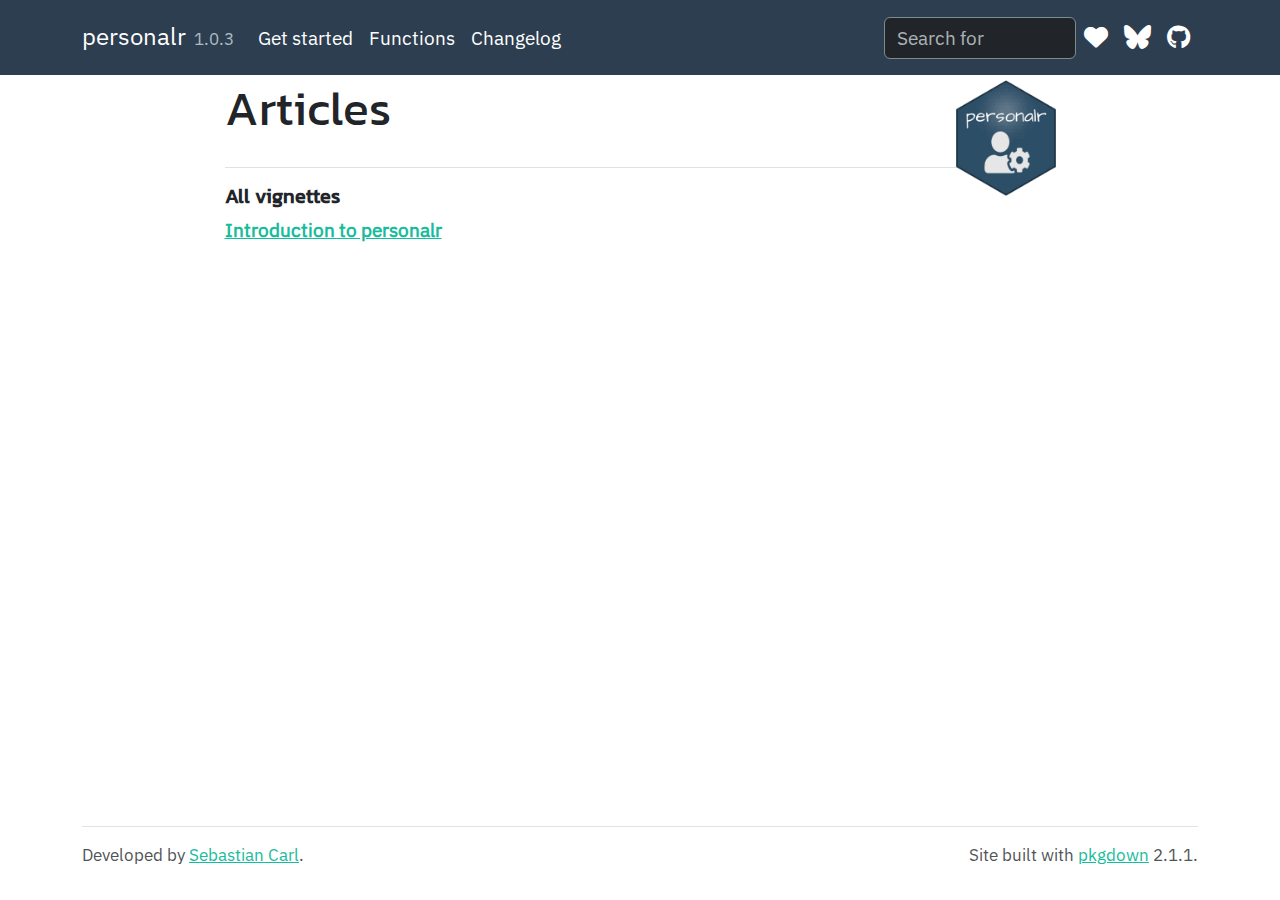
<file: articles/index.html>
<!DOCTYPE html>
<!-- Generated by pkgdown: do not edit by hand --><html lang="en"><head><meta http-equiv="Content-Type" content="text/html; charset=UTF-8"><meta charset="utf-8"><meta http-equiv="X-UA-Compatible" content="IE=edge"><meta name="viewport" content="width=device-width, initial-scale=1, shrink-to-fit=no"><title>Articles • personalr</title><!-- favicons --><link rel="icon" type="image/png" sizes="16x16" href="../favicon-16x16.png"><link rel="icon" type="image/png" sizes="32x32" href="../favicon-32x32.png"><link rel="apple-touch-icon" type="image/png" sizes="180x180" href="../apple-touch-icon.png"><link rel="apple-touch-icon" type="image/png" sizes="120x120" href="../apple-touch-icon-120x120.png"><link rel="apple-touch-icon" type="image/png" sizes="76x76" href="../apple-touch-icon-76x76.png"><link rel="apple-touch-icon" type="image/png" sizes="60x60" href="../apple-touch-icon-60x60.png"><script src="../deps/jquery-3.6.0/jquery-3.6.0.min.js"></script><meta name="viewport" content="width=device-width, initial-scale=1, shrink-to-fit=no"><link href="../deps/bootstrap-5.3.1/bootstrap.min.css" rel="stylesheet"><script src="../deps/bootstrap-5.3.1/bootstrap.bundle.min.js"></script><link href="../deps/IBM_Plex_Sans-0.4.9/font.css" rel="stylesheet"><link href="../deps/Fira_Code-0.4.9/font.css" rel="stylesheet"><link href="../deps/Kanit-0.4.9/font.css" rel="stylesheet"><link href="../deps/font-awesome-6.5.2/css/all.min.css" rel="stylesheet"><link href="../deps/font-awesome-6.5.2/css/v4-shims.min.css" rel="stylesheet"><script src="../deps/headroom-0.11.0/headroom.min.js"></script><script src="../deps/headroom-0.11.0/jQuery.headroom.min.js"></script><script src="../deps/bootstrap-toc-1.0.1/bootstrap-toc.min.js"></script><script src="../deps/clipboard.js-2.0.11/clipboard.min.js"></script><script src="../deps/search-1.0.0/autocomplete.jquery.min.js"></script><script src="../deps/search-1.0.0/fuse.min.js"></script><script src="../deps/search-1.0.0/mark.min.js"></script><!-- pkgdown --><script src="../pkgdown.js"></script><link href="../extra.css" rel="stylesheet"><meta property="og:title" content="Articles"><meta property="og:image" content="https://mrcaseb.github.io/personalr/logo.png"><meta name="twitter:card" content="summary_large_image"><meta name="twitter:creator" content="@mrcaseb"><meta name="twitter:site" content="@mrcaseb"></head><body>
    <a href="#main" class="visually-hidden-focusable">Skip to contents</a>


    <nav class="navbar navbar-expand-lg fixed-top bg-primary" data-bs-theme="dark" aria-label="Site navigation"><div class="container">

    <a class="navbar-brand me-2" href="../index.html">personalr</a>

    <small class="nav-text text-muted me-auto" data-bs-toggle="tooltip" data-bs-placement="bottom" title="">1.0.3</small>


    <button class="navbar-toggler" type="button" data-bs-toggle="collapse" data-bs-target="#navbar" aria-controls="navbar" aria-expanded="false" aria-label="Toggle navigation">
      <span class="navbar-toggler-icon"></span>
    </button>

    <div id="navbar" class="collapse navbar-collapse ms-3">
      <ul class="navbar-nav me-auto"><li class="nav-item"><a class="nav-link" href="../articles/personalr.html">Get started</a></li>
<li class="nav-item"><a class="nav-link" href="../reference/index.html">Functions</a></li>
<li class="nav-item"><a class="nav-link" href="../news/index.html">Changelog</a></li>
      </ul><ul class="navbar-nav"><li class="nav-item"><form class="form-inline" role="search">
 <input class="form-control" type="search" name="search-input" id="search-input" autocomplete="off" aria-label="Search site" placeholder="Search for" data-search-index="../search.json"></form></li>
<li class="nav-item"><a class="external-link nav-link" href="https://patreon.com/mrcaseb"><span class="fa fas fa-heart fa-lg"></span></a></li>
<li class="nav-item"><a class="external-link nav-link" href="https://bsky.app/profile/mrcaseb.nflverse.com"><span class="fa fa-brands fa-bluesky fa-lg"></span></a></li>
<li class="nav-item"><a class="external-link nav-link" href="https://github.com/mrcaseb/personalr/" aria-label="GitHub"><span class="fa fab fa-github fa-lg"></span></a></li>
      </ul></div>


  </div>
</nav><div class="container template-article-index">
<div class="row">
  <main id="main" class="col-md-9"><div class="page-header">
      <img src="../logo.png" class="logo" alt=""><h1>Articles</h1>
    </div>

    <div class="section ">
      <h3>All vignettes</h3>
      <div class="section-desc"></div>

      <dl><dt><a href="personalr.html">Introduction to personalr</a></dt>
        <dd>
      </dd></dl></div>
  </main></div>


    <footer><div class="pkgdown-footer-left">
  <p>Developed by <a href="https://bsky.app/profile/mrcaseb.nflverse.com" class="external-link">Sebastian Carl</a>.</p>
</div>

<div class="pkgdown-footer-right">
  <p>Site built with <a href="https://pkgdown.r-lib.org/" class="external-link">pkgdown</a> 2.1.1.</p>
</div>

    </footer></div>





  </body></html>
</file>
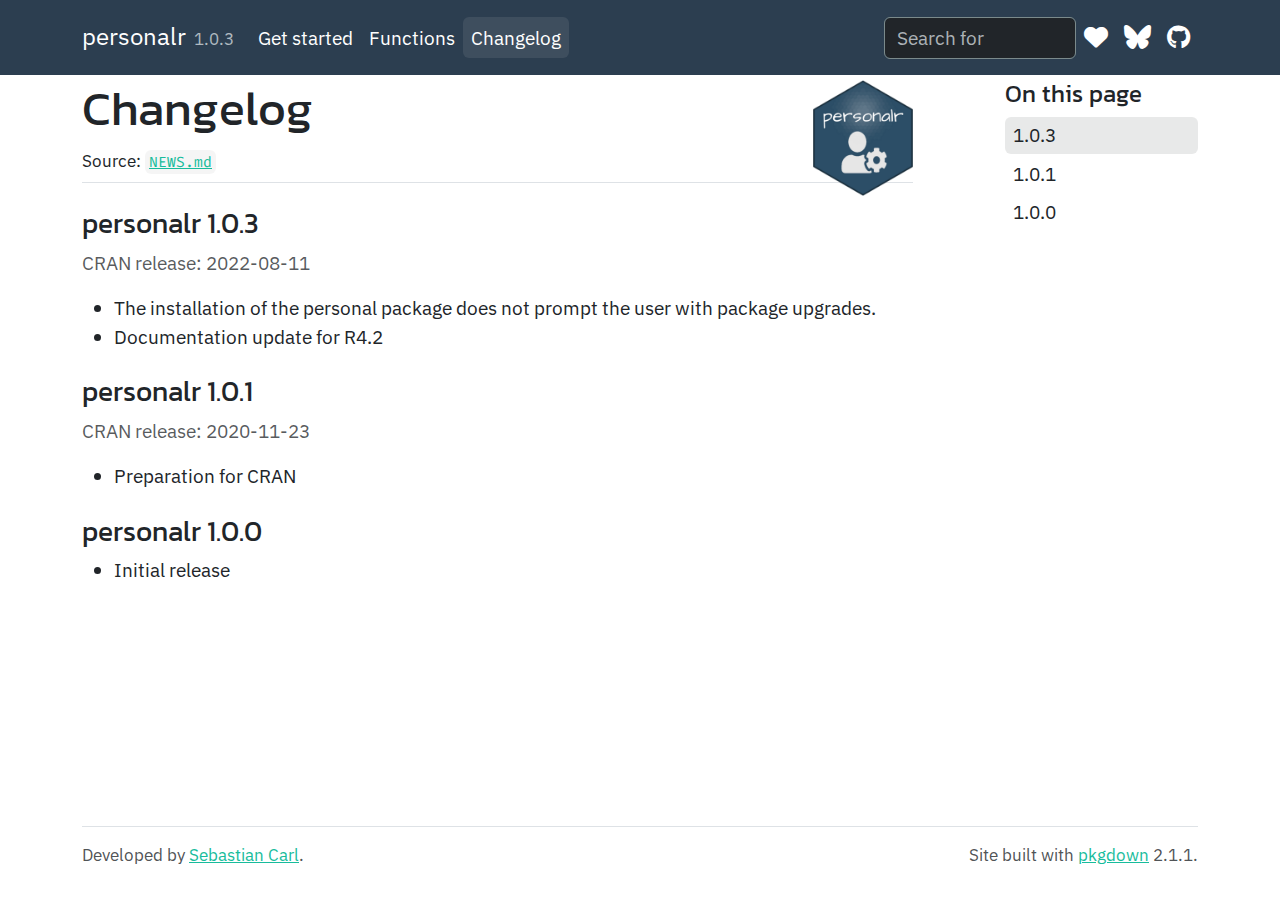
<file: news/index.html>
<!DOCTYPE html>
<!-- Generated by pkgdown: do not edit by hand --><html lang="en"><head><meta http-equiv="Content-Type" content="text/html; charset=UTF-8"><meta charset="utf-8"><meta http-equiv="X-UA-Compatible" content="IE=edge"><meta name="viewport" content="width=device-width, initial-scale=1, shrink-to-fit=no"><title>Changelog • personalr</title><!-- favicons --><link rel="icon" type="image/png" sizes="16x16" href="../favicon-16x16.png"><link rel="icon" type="image/png" sizes="32x32" href="../favicon-32x32.png"><link rel="apple-touch-icon" type="image/png" sizes="180x180" href="../apple-touch-icon.png"><link rel="apple-touch-icon" type="image/png" sizes="120x120" href="../apple-touch-icon-120x120.png"><link rel="apple-touch-icon" type="image/png" sizes="76x76" href="../apple-touch-icon-76x76.png"><link rel="apple-touch-icon" type="image/png" sizes="60x60" href="../apple-touch-icon-60x60.png"><script src="../deps/jquery-3.6.0/jquery-3.6.0.min.js"></script><meta name="viewport" content="width=device-width, initial-scale=1, shrink-to-fit=no"><link href="../deps/bootstrap-5.3.1/bootstrap.min.css" rel="stylesheet"><script src="../deps/bootstrap-5.3.1/bootstrap.bundle.min.js"></script><link href="../deps/IBM_Plex_Sans-0.4.9/font.css" rel="stylesheet"><link href="../deps/Fira_Code-0.4.9/font.css" rel="stylesheet"><link href="../deps/Kanit-0.4.9/font.css" rel="stylesheet"><link href="../deps/font-awesome-6.5.2/css/all.min.css" rel="stylesheet"><link href="../deps/font-awesome-6.5.2/css/v4-shims.min.css" rel="stylesheet"><script src="../deps/headroom-0.11.0/headroom.min.js"></script><script src="../deps/headroom-0.11.0/jQuery.headroom.min.js"></script><script src="../deps/bootstrap-toc-1.0.1/bootstrap-toc.min.js"></script><script src="../deps/clipboard.js-2.0.11/clipboard.min.js"></script><script src="../deps/search-1.0.0/autocomplete.jquery.min.js"></script><script src="../deps/search-1.0.0/fuse.min.js"></script><script src="../deps/search-1.0.0/mark.min.js"></script><!-- pkgdown --><script src="../pkgdown.js"></script><link href="../extra.css" rel="stylesheet"><meta property="og:title" content="Changelog"><meta property="og:image" content="https://mrcaseb.github.io/personalr/logo.png"><meta name="twitter:card" content="summary_large_image"><meta name="twitter:creator" content="@mrcaseb"><meta name="twitter:site" content="@mrcaseb"></head><body>
    <a href="#main" class="visually-hidden-focusable">Skip to contents</a>


    <nav class="navbar navbar-expand-lg fixed-top bg-primary" data-bs-theme="dark" aria-label="Site navigation"><div class="container">

    <a class="navbar-brand me-2" href="../index.html">personalr</a>

    <small class="nav-text text-muted me-auto" data-bs-toggle="tooltip" data-bs-placement="bottom" title="">1.0.3</small>


    <button class="navbar-toggler" type="button" data-bs-toggle="collapse" data-bs-target="#navbar" aria-controls="navbar" aria-expanded="false" aria-label="Toggle navigation">
      <span class="navbar-toggler-icon"></span>
    </button>

    <div id="navbar" class="collapse navbar-collapse ms-3">
      <ul class="navbar-nav me-auto"><li class="nav-item"><a class="nav-link" href="../articles/personalr.html">Get started</a></li>
<li class="nav-item"><a class="nav-link" href="../reference/index.html">Functions</a></li>
<li class="active nav-item"><a class="nav-link" href="../news/index.html">Changelog</a></li>
      </ul><ul class="navbar-nav"><li class="nav-item"><form class="form-inline" role="search">
 <input class="form-control" type="search" name="search-input" id="search-input" autocomplete="off" aria-label="Search site" placeholder="Search for" data-search-index="../search.json"></form></li>
<li class="nav-item"><a class="external-link nav-link" href="https://patreon.com/mrcaseb"><span class="fa fas fa-heart fa-lg"></span></a></li>
<li class="nav-item"><a class="external-link nav-link" href="https://bsky.app/profile/mrcaseb.nflverse.com"><span class="fa fa-brands fa-bluesky fa-lg"></span></a></li>
<li class="nav-item"><a class="external-link nav-link" href="https://github.com/mrcaseb/personalr/" aria-label="GitHub"><span class="fa fab fa-github fa-lg"></span></a></li>
      </ul></div>


  </div>
</nav><div class="container template-news">
<div class="row">
  <main id="main" class="col-md-9"><div class="page-header">
      <img src="../logo.png" class="logo" alt=""><h1>Changelog</h1>
      <small>Source: <a href="https://github.com/mrcaseb/personalr/blob/main/NEWS.md" class="external-link"><code>NEWS.md</code></a></small>
    </div>

    <div class="section level2">
<h2 class="pkg-version" data-toc-text="1.0.3" id="personalr-103">personalr 1.0.3<a class="anchor" aria-label="anchor" href="#personalr-103"></a></h2><p class="text-muted">CRAN release: 2022-08-11</p>
<ul><li>The installation of the personal package does not prompt the user with package upgrades.</li>
<li>Documentation update for R4.2</li>
</ul></div>
    <div class="section level2">
<h2 class="pkg-version" data-toc-text="1.0.1" id="personalr-101">personalr 1.0.1<a class="anchor" aria-label="anchor" href="#personalr-101"></a></h2><p class="text-muted">CRAN release: 2020-11-23</p>
<ul><li>Preparation for CRAN</li>
</ul></div>
    <div class="section level2">
<h2 class="pkg-version" data-toc-text="1.0.0" id="personalr-100">personalr 1.0.0<a class="anchor" aria-label="anchor" href="#personalr-100"></a></h2>
<ul><li>Initial release</li>
</ul></div>
  </main><aside class="col-md-3"><nav id="toc" aria-label="Table of contents"><h2>On this page</h2>
    </nav></aside></div>


    <footer><div class="pkgdown-footer-left">
  <p>Developed by <a href="https://bsky.app/profile/mrcaseb.nflverse.com" class="external-link">Sebastian Carl</a>.</p>
</div>

<div class="pkgdown-footer-right">
  <p>Site built with <a href="https://pkgdown.r-lib.org/" class="external-link">pkgdown</a> 2.1.1.</p>
</div>

    </footer></div>





  </body></html>
</file>
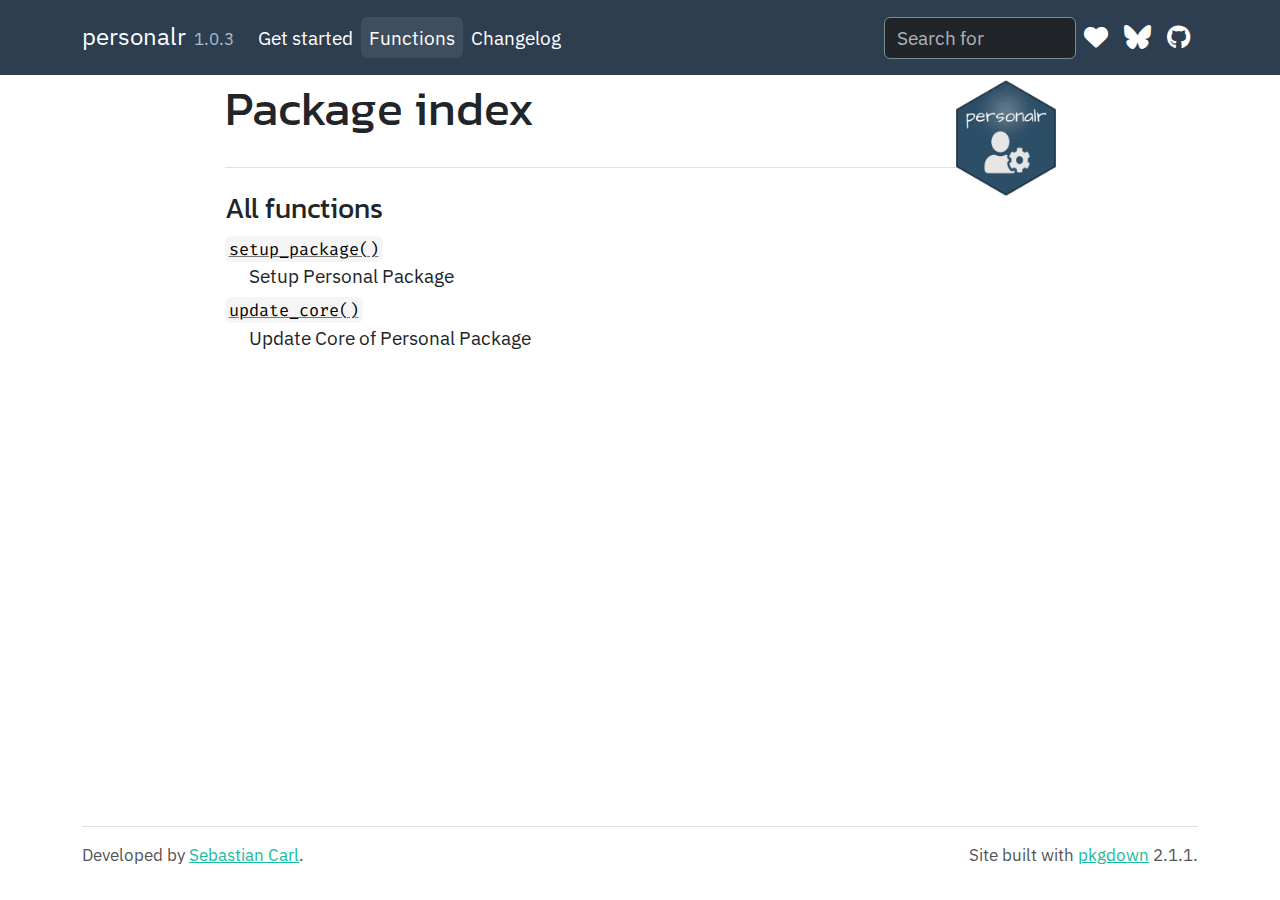
<file: reference/index.html>
<!DOCTYPE html>
<!-- Generated by pkgdown: do not edit by hand --><html lang="en"><head><meta http-equiv="Content-Type" content="text/html; charset=UTF-8"><meta charset="utf-8"><meta http-equiv="X-UA-Compatible" content="IE=edge"><meta name="viewport" content="width=device-width, initial-scale=1, shrink-to-fit=no"><title>Package index • personalr</title><!-- favicons --><link rel="icon" type="image/png" sizes="16x16" href="../favicon-16x16.png"><link rel="icon" type="image/png" sizes="32x32" href="../favicon-32x32.png"><link rel="apple-touch-icon" type="image/png" sizes="180x180" href="../apple-touch-icon.png"><link rel="apple-touch-icon" type="image/png" sizes="120x120" href="../apple-touch-icon-120x120.png"><link rel="apple-touch-icon" type="image/png" sizes="76x76" href="../apple-touch-icon-76x76.png"><link rel="apple-touch-icon" type="image/png" sizes="60x60" href="../apple-touch-icon-60x60.png"><script src="../deps/jquery-3.6.0/jquery-3.6.0.min.js"></script><meta name="viewport" content="width=device-width, initial-scale=1, shrink-to-fit=no"><link href="../deps/bootstrap-5.3.1/bootstrap.min.css" rel="stylesheet"><script src="../deps/bootstrap-5.3.1/bootstrap.bundle.min.js"></script><link href="../deps/IBM_Plex_Sans-0.4.9/font.css" rel="stylesheet"><link href="../deps/Fira_Code-0.4.9/font.css" rel="stylesheet"><link href="../deps/Kanit-0.4.9/font.css" rel="stylesheet"><link href="../deps/font-awesome-6.5.2/css/all.min.css" rel="stylesheet"><link href="../deps/font-awesome-6.5.2/css/v4-shims.min.css" rel="stylesheet"><script src="../deps/headroom-0.11.0/headroom.min.js"></script><script src="../deps/headroom-0.11.0/jQuery.headroom.min.js"></script><script src="../deps/bootstrap-toc-1.0.1/bootstrap-toc.min.js"></script><script src="../deps/clipboard.js-2.0.11/clipboard.min.js"></script><script src="../deps/search-1.0.0/autocomplete.jquery.min.js"></script><script src="../deps/search-1.0.0/fuse.min.js"></script><script src="../deps/search-1.0.0/mark.min.js"></script><!-- pkgdown --><script src="../pkgdown.js"></script><link href="../extra.css" rel="stylesheet"><meta property="og:title" content="Package index"><meta property="og:image" content="https://mrcaseb.github.io/personalr/logo.png"><meta name="twitter:card" content="summary_large_image"><meta name="twitter:creator" content="@mrcaseb"><meta name="twitter:site" content="@mrcaseb"></head><body>
    <a href="#main" class="visually-hidden-focusable">Skip to contents</a>


    <nav class="navbar navbar-expand-lg fixed-top bg-primary" data-bs-theme="dark" aria-label="Site navigation"><div class="container">

    <a class="navbar-brand me-2" href="../index.html">personalr</a>

    <small class="nav-text text-muted me-auto" data-bs-toggle="tooltip" data-bs-placement="bottom" title="">1.0.3</small>


    <button class="navbar-toggler" type="button" data-bs-toggle="collapse" data-bs-target="#navbar" aria-controls="navbar" aria-expanded="false" aria-label="Toggle navigation">
      <span class="navbar-toggler-icon"></span>
    </button>

    <div id="navbar" class="collapse navbar-collapse ms-3">
      <ul class="navbar-nav me-auto"><li class="nav-item"><a class="nav-link" href="../articles/personalr.html">Get started</a></li>
<li class="active nav-item"><a class="nav-link" href="../reference/index.html">Functions</a></li>
<li class="nav-item"><a class="nav-link" href="../news/index.html">Changelog</a></li>
      </ul><ul class="navbar-nav"><li class="nav-item"><form class="form-inline" role="search">
 <input class="form-control" type="search" name="search-input" id="search-input" autocomplete="off" aria-label="Search site" placeholder="Search for" data-search-index="../search.json"></form></li>
<li class="nav-item"><a class="external-link nav-link" href="https://patreon.com/mrcaseb"><span class="fa fas fa-heart fa-lg"></span></a></li>
<li class="nav-item"><a class="external-link nav-link" href="https://bsky.app/profile/mrcaseb.nflverse.com"><span class="fa fa-brands fa-bluesky fa-lg"></span></a></li>
<li class="nav-item"><a class="external-link nav-link" href="https://github.com/mrcaseb/personalr/" aria-label="GitHub"><span class="fa fab fa-github fa-lg"></span></a></li>
      </ul></div>


  </div>
</nav><div class="container template-reference-index">
<div class="row">
  <main id="main" class="col-md-9"><div class="page-header">
      <img src="../logo.png" class="logo" alt=""><h1>Package index</h1>
    </div>

    <div class="section level2">
      <h2 id="all-functions">All functions<a class="anchor" aria-label="anchor" href="#all-functions"></a></h2>




    </div><div class="section level2">




      <dl><dt>

          <code><a href="setup_package.html">setup_package()</a></code>

        </dt>
        <dd>Setup Personal Package</dd>
      </dl><dl><dt>

          <code><a href="update_core.html">update_core()</a></code>

        </dt>
        <dd>Update Core of Personal Package</dd>
      </dl></div>
  </main></div>


    <footer><div class="pkgdown-footer-left">
  <p>Developed by <a href="https://bsky.app/profile/mrcaseb.nflverse.com" class="external-link">Sebastian Carl</a>.</p>
</div>

<div class="pkgdown-footer-right">
  <p>Site built with <a href="https://pkgdown.r-lib.org/" class="external-link">pkgdown</a> 2.1.1.</p>
</div>

    </footer></div>





  </body></html>
</file>
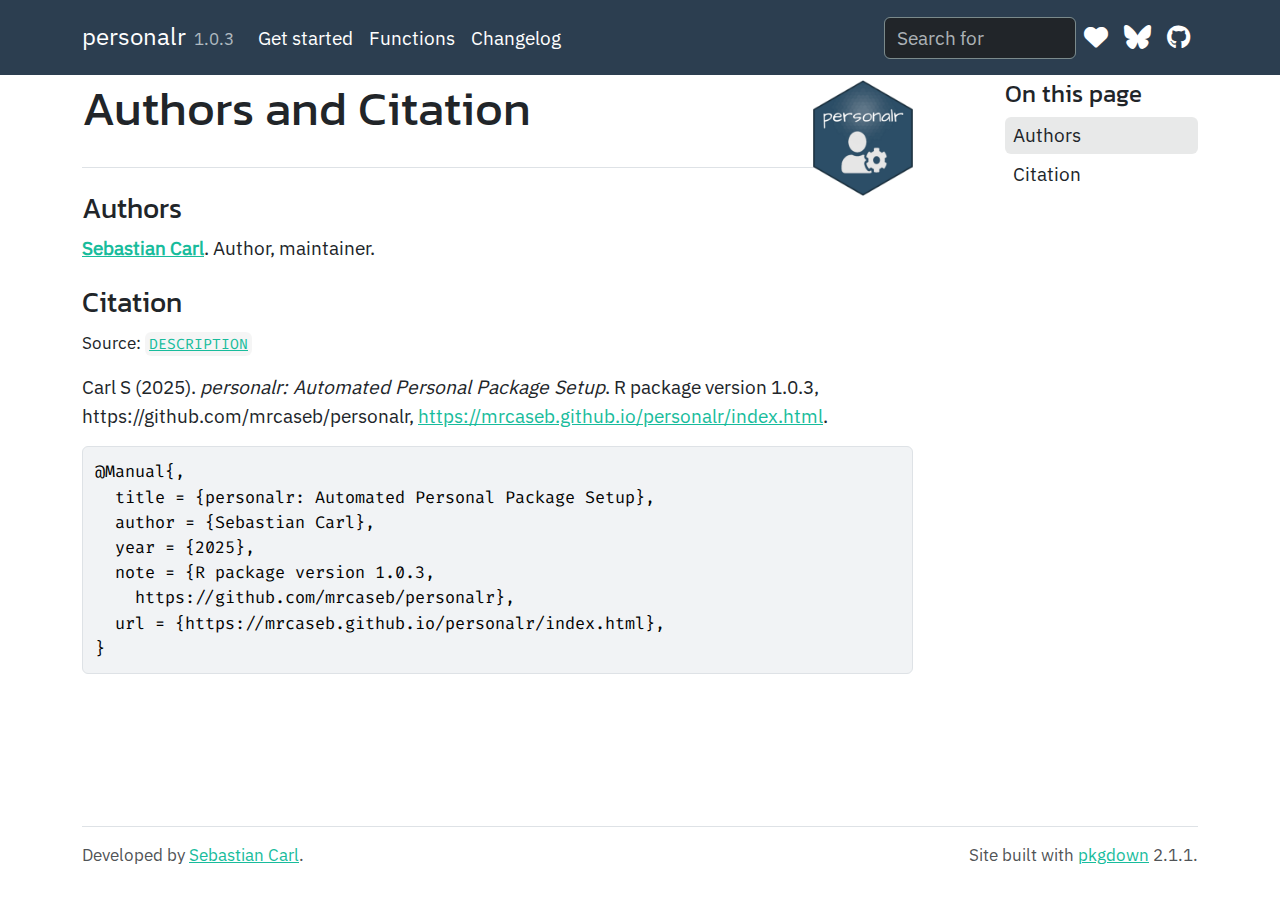
<file: authors.html>
<!DOCTYPE html>
<!-- Generated by pkgdown: do not edit by hand --><html lang="en"><head><meta http-equiv="Content-Type" content="text/html; charset=UTF-8"><meta charset="utf-8"><meta http-equiv="X-UA-Compatible" content="IE=edge"><meta name="viewport" content="width=device-width, initial-scale=1, shrink-to-fit=no"><title>Authors and Citation • personalr</title><!-- favicons --><link rel="icon" type="image/png" sizes="16x16" href="favicon-16x16.png"><link rel="icon" type="image/png" sizes="32x32" href="favicon-32x32.png"><link rel="apple-touch-icon" type="image/png" sizes="180x180" href="apple-touch-icon.png"><link rel="apple-touch-icon" type="image/png" sizes="120x120" href="apple-touch-icon-120x120.png"><link rel="apple-touch-icon" type="image/png" sizes="76x76" href="apple-touch-icon-76x76.png"><link rel="apple-touch-icon" type="image/png" sizes="60x60" href="apple-touch-icon-60x60.png"><script src="deps/jquery-3.6.0/jquery-3.6.0.min.js"></script><meta name="viewport" content="width=device-width, initial-scale=1, shrink-to-fit=no"><link href="deps/bootstrap-5.3.1/bootstrap.min.css" rel="stylesheet"><script src="deps/bootstrap-5.3.1/bootstrap.bundle.min.js"></script><link href="deps/IBM_Plex_Sans-0.4.9/font.css" rel="stylesheet"><link href="deps/Fira_Code-0.4.9/font.css" rel="stylesheet"><link href="deps/Kanit-0.4.9/font.css" rel="stylesheet"><link href="deps/font-awesome-6.5.2/css/all.min.css" rel="stylesheet"><link href="deps/font-awesome-6.5.2/css/v4-shims.min.css" rel="stylesheet"><script src="deps/headroom-0.11.0/headroom.min.js"></script><script src="deps/headroom-0.11.0/jQuery.headroom.min.js"></script><script src="deps/bootstrap-toc-1.0.1/bootstrap-toc.min.js"></script><script src="deps/clipboard.js-2.0.11/clipboard.min.js"></script><script src="deps/search-1.0.0/autocomplete.jquery.min.js"></script><script src="deps/search-1.0.0/fuse.min.js"></script><script src="deps/search-1.0.0/mark.min.js"></script><!-- pkgdown --><script src="pkgdown.js"></script><link href="extra.css" rel="stylesheet"><meta property="og:title" content="Authors and Citation"><meta property="og:image" content="https://mrcaseb.github.io/personalr/logo.png"><meta name="twitter:card" content="summary_large_image"><meta name="twitter:creator" content="@mrcaseb"><meta name="twitter:site" content="@mrcaseb"></head><body>
    <a href="#main" class="visually-hidden-focusable">Skip to contents</a>


    <nav class="navbar navbar-expand-lg fixed-top bg-primary" data-bs-theme="dark" aria-label="Site navigation"><div class="container">

    <a class="navbar-brand me-2" href="index.html">personalr</a>

    <small class="nav-text text-muted me-auto" data-bs-toggle="tooltip" data-bs-placement="bottom" title="">1.0.3</small>


    <button class="navbar-toggler" type="button" data-bs-toggle="collapse" data-bs-target="#navbar" aria-controls="navbar" aria-expanded="false" aria-label="Toggle navigation">
      <span class="navbar-toggler-icon"></span>
    </button>

    <div id="navbar" class="collapse navbar-collapse ms-3">
      <ul class="navbar-nav me-auto"><li class="nav-item"><a class="nav-link" href="articles/personalr.html">Get started</a></li>
<li class="nav-item"><a class="nav-link" href="reference/index.html">Functions</a></li>
<li class="nav-item"><a class="nav-link" href="news/index.html">Changelog</a></li>
      </ul><ul class="navbar-nav"><li class="nav-item"><form class="form-inline" role="search">
 <input class="form-control" type="search" name="search-input" id="search-input" autocomplete="off" aria-label="Search site" placeholder="Search for" data-search-index="search.json"></form></li>
<li class="nav-item"><a class="external-link nav-link" href="https://patreon.com/mrcaseb"><span class="fa fas fa-heart fa-lg"></span></a></li>
<li class="nav-item"><a class="external-link nav-link" href="https://bsky.app/profile/mrcaseb.nflverse.com"><span class="fa fa-brands fa-bluesky fa-lg"></span></a></li>
<li class="nav-item"><a class="external-link nav-link" href="https://github.com/mrcaseb/personalr/" aria-label="GitHub"><span class="fa fab fa-github fa-lg"></span></a></li>
      </ul></div>


  </div>
</nav><div class="container template-citation-authors">
<div class="row">
  <main id="main" class="col-md-9"><div class="page-header">
      <img src="logo.png" class="logo" alt=""><h1>Authors and Citation</h1>
    </div>

    <div class="section level2">
      <h2>Authors</h2>

      <ul class="list-unstyled"><li>
          <p><strong><a href="https://bsky.app/profile/mrcaseb.nflverse.com" class="external-link">Sebastian Carl</a></strong>. Author, maintainer.
          </p>
        </li>
      </ul></div>

    <div class="section level2">
      <h2 id="citation">Citation</h2>
      <p><small class="dont-index">Source: <a href="https://github.com/mrcaseb/personalr/blob/main/DESCRIPTION" class="external-link"><code>DESCRIPTION</code></a></small></p>

      <p>Carl S (2025).
<em>personalr: Automated Personal Package Setup</em>.
R package version 1.0.3,
https://github.com/mrcaseb/personalr, <a href="https://mrcaseb.github.io/personalr/index.html">https://mrcaseb.github.io/personalr/index.html</a>.
</p>
      <pre>@Manual{,
  title = {personalr: Automated Personal Package Setup},
  author = {Sebastian Carl},
  year = {2025},
  note = {R package version 1.0.3,
    https://github.com/mrcaseb/personalr},
  url = {https://mrcaseb.github.io/personalr/index.html},
}</pre>
    </div>

  </main><aside class="col-md-3"><nav id="toc" aria-label="Table of contents"><h2>On this page</h2>
    </nav></aside></div>


    <footer><div class="pkgdown-footer-left">
  <p>Developed by <a href="https://bsky.app/profile/mrcaseb.nflverse.com" class="external-link">Sebastian Carl</a>.</p>
</div>

<div class="pkgdown-footer-right">
  <p>Site built with <a href="https://pkgdown.r-lib.org/" class="external-link">pkgdown</a> 2.1.1.</p>
</div>

    </footer></div>





  </body></html>
</file>
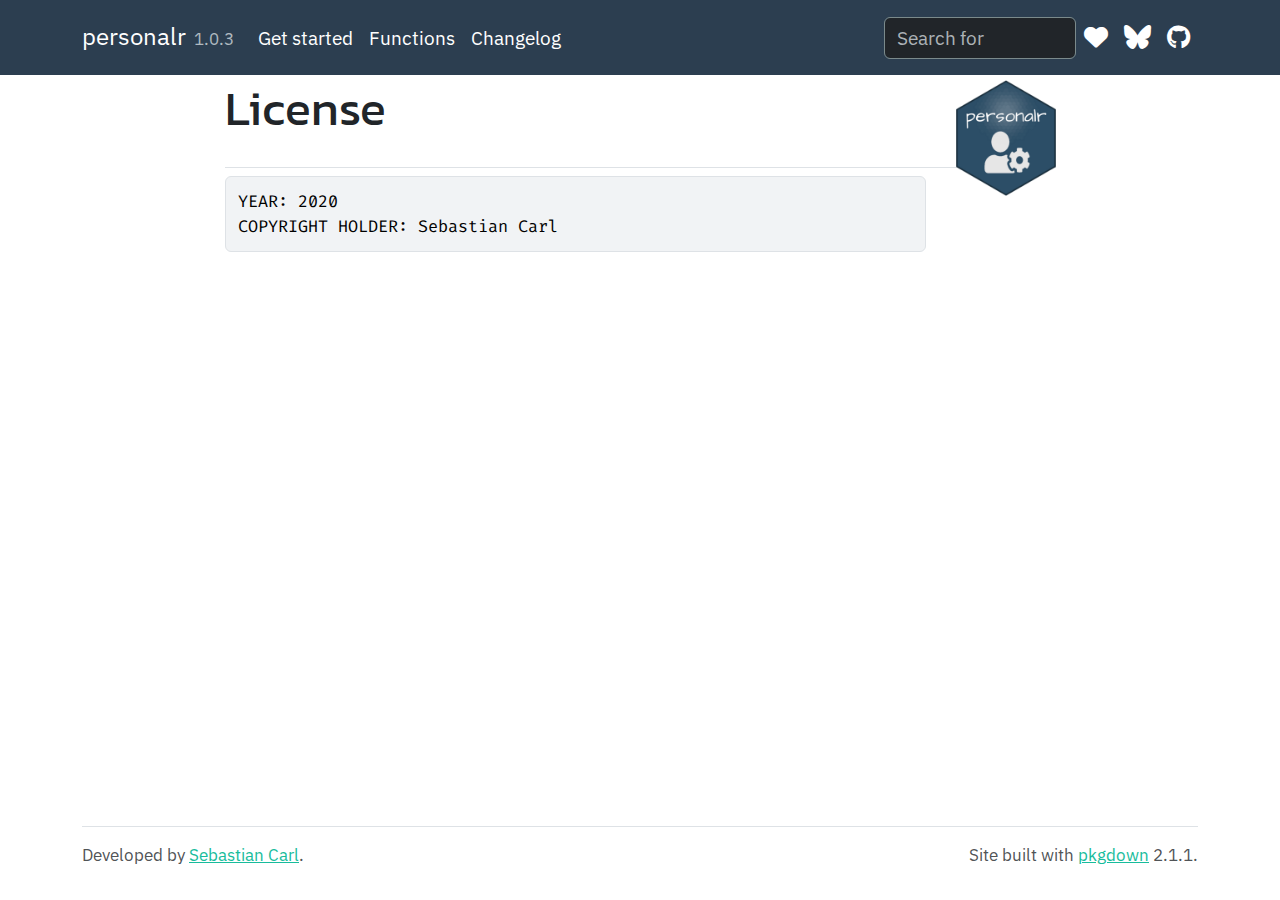
<file: LICENSE-text.html>
<!DOCTYPE html>
<!-- Generated by pkgdown: do not edit by hand --><html lang="en"><head><meta http-equiv="Content-Type" content="text/html; charset=UTF-8"><meta charset="utf-8"><meta http-equiv="X-UA-Compatible" content="IE=edge"><meta name="viewport" content="width=device-width, initial-scale=1, shrink-to-fit=no"><title>License • personalr</title><!-- favicons --><link rel="icon" type="image/png" sizes="16x16" href="favicon-16x16.png"><link rel="icon" type="image/png" sizes="32x32" href="favicon-32x32.png"><link rel="apple-touch-icon" type="image/png" sizes="180x180" href="apple-touch-icon.png"><link rel="apple-touch-icon" type="image/png" sizes="120x120" href="apple-touch-icon-120x120.png"><link rel="apple-touch-icon" type="image/png" sizes="76x76" href="apple-touch-icon-76x76.png"><link rel="apple-touch-icon" type="image/png" sizes="60x60" href="apple-touch-icon-60x60.png"><script src="deps/jquery-3.6.0/jquery-3.6.0.min.js"></script><meta name="viewport" content="width=device-width, initial-scale=1, shrink-to-fit=no"><link href="deps/bootstrap-5.3.1/bootstrap.min.css" rel="stylesheet"><script src="deps/bootstrap-5.3.1/bootstrap.bundle.min.js"></script><link href="deps/IBM_Plex_Sans-0.4.9/font.css" rel="stylesheet"><link href="deps/Fira_Code-0.4.9/font.css" rel="stylesheet"><link href="deps/Kanit-0.4.9/font.css" rel="stylesheet"><link href="deps/font-awesome-6.5.2/css/all.min.css" rel="stylesheet"><link href="deps/font-awesome-6.5.2/css/v4-shims.min.css" rel="stylesheet"><script src="deps/headroom-0.11.0/headroom.min.js"></script><script src="deps/headroom-0.11.0/jQuery.headroom.min.js"></script><script src="deps/bootstrap-toc-1.0.1/bootstrap-toc.min.js"></script><script src="deps/clipboard.js-2.0.11/clipboard.min.js"></script><script src="deps/search-1.0.0/autocomplete.jquery.min.js"></script><script src="deps/search-1.0.0/fuse.min.js"></script><script src="deps/search-1.0.0/mark.min.js"></script><!-- pkgdown --><script src="pkgdown.js"></script><link href="extra.css" rel="stylesheet"><meta property="og:title" content="License"><meta property="og:image" content="https://mrcaseb.github.io/personalr/logo.png"><meta name="twitter:card" content="summary_large_image"><meta name="twitter:creator" content="@mrcaseb"><meta name="twitter:site" content="@mrcaseb"></head><body>
    <a href="#main" class="visually-hidden-focusable">Skip to contents</a>


    <nav class="navbar navbar-expand-lg fixed-top bg-primary" data-bs-theme="dark" aria-label="Site navigation"><div class="container">

    <a class="navbar-brand me-2" href="index.html">personalr</a>

    <small class="nav-text text-muted me-auto" data-bs-toggle="tooltip" data-bs-placement="bottom" title="">1.0.3</small>


    <button class="navbar-toggler" type="button" data-bs-toggle="collapse" data-bs-target="#navbar" aria-controls="navbar" aria-expanded="false" aria-label="Toggle navigation">
      <span class="navbar-toggler-icon"></span>
    </button>

    <div id="navbar" class="collapse navbar-collapse ms-3">
      <ul class="navbar-nav me-auto"><li class="nav-item"><a class="nav-link" href="articles/personalr.html">Get started</a></li>
<li class="nav-item"><a class="nav-link" href="reference/index.html">Functions</a></li>
<li class="nav-item"><a class="nav-link" href="news/index.html">Changelog</a></li>
      </ul><ul class="navbar-nav"><li class="nav-item"><form class="form-inline" role="search">
 <input class="form-control" type="search" name="search-input" id="search-input" autocomplete="off" aria-label="Search site" placeholder="Search for" data-search-index="search.json"></form></li>
<li class="nav-item"><a class="external-link nav-link" href="https://patreon.com/mrcaseb"><span class="fa fas fa-heart fa-lg"></span></a></li>
<li class="nav-item"><a class="external-link nav-link" href="https://bsky.app/profile/mrcaseb.nflverse.com"><span class="fa fa-brands fa-bluesky fa-lg"></span></a></li>
<li class="nav-item"><a class="external-link nav-link" href="https://github.com/mrcaseb/personalr/" aria-label="GitHub"><span class="fa fab fa-github fa-lg"></span></a></li>
      </ul></div>


  </div>
</nav><div class="container template-title-body">
<div class="row">
  <main id="main" class="col-md-9"><div class="page-header">
      <img src="logo.png" class="logo" alt=""><h1>License</h1>

    </div>

<pre>YEAR: 2020
COPYRIGHT HOLDER: Sebastian Carl
</pre>

  </main></div>


    <footer><div class="pkgdown-footer-left">
  <p>Developed by <a href="https://bsky.app/profile/mrcaseb.nflverse.com" class="external-link">Sebastian Carl</a>.</p>
</div>

<div class="pkgdown-footer-right">
  <p>Site built with <a href="https://pkgdown.r-lib.org/" class="external-link">pkgdown</a> 2.1.1.</p>
</div>

    </footer></div>





  </body></html>
</file>
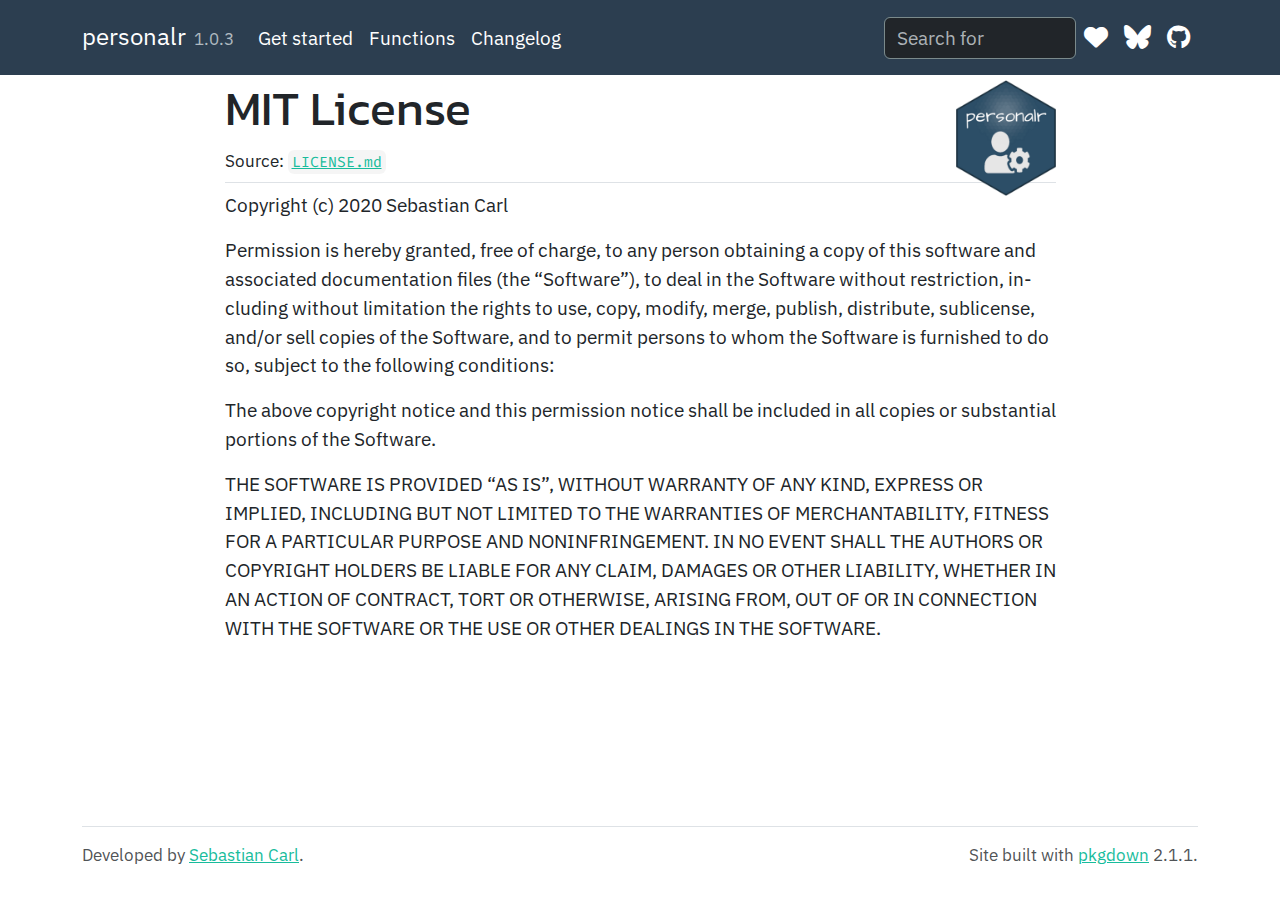
<file: LICENSE.html>
<!DOCTYPE html>
<!-- Generated by pkgdown: do not edit by hand --><html lang="en"><head><meta http-equiv="Content-Type" content="text/html; charset=UTF-8"><meta charset="utf-8"><meta http-equiv="X-UA-Compatible" content="IE=edge"><meta name="viewport" content="width=device-width, initial-scale=1, shrink-to-fit=no"><title>MIT License • personalr</title><!-- favicons --><link rel="icon" type="image/png" sizes="16x16" href="favicon-16x16.png"><link rel="icon" type="image/png" sizes="32x32" href="favicon-32x32.png"><link rel="apple-touch-icon" type="image/png" sizes="180x180" href="apple-touch-icon.png"><link rel="apple-touch-icon" type="image/png" sizes="120x120" href="apple-touch-icon-120x120.png"><link rel="apple-touch-icon" type="image/png" sizes="76x76" href="apple-touch-icon-76x76.png"><link rel="apple-touch-icon" type="image/png" sizes="60x60" href="apple-touch-icon-60x60.png"><script src="deps/jquery-3.6.0/jquery-3.6.0.min.js"></script><meta name="viewport" content="width=device-width, initial-scale=1, shrink-to-fit=no"><link href="deps/bootstrap-5.3.1/bootstrap.min.css" rel="stylesheet"><script src="deps/bootstrap-5.3.1/bootstrap.bundle.min.js"></script><link href="deps/IBM_Plex_Sans-0.4.9/font.css" rel="stylesheet"><link href="deps/Fira_Code-0.4.9/font.css" rel="stylesheet"><link href="deps/Kanit-0.4.9/font.css" rel="stylesheet"><link href="deps/font-awesome-6.5.2/css/all.min.css" rel="stylesheet"><link href="deps/font-awesome-6.5.2/css/v4-shims.min.css" rel="stylesheet"><script src="deps/headroom-0.11.0/headroom.min.js"></script><script src="deps/headroom-0.11.0/jQuery.headroom.min.js"></script><script src="deps/bootstrap-toc-1.0.1/bootstrap-toc.min.js"></script><script src="deps/clipboard.js-2.0.11/clipboard.min.js"></script><script src="deps/search-1.0.0/autocomplete.jquery.min.js"></script><script src="deps/search-1.0.0/fuse.min.js"></script><script src="deps/search-1.0.0/mark.min.js"></script><!-- pkgdown --><script src="pkgdown.js"></script><link href="extra.css" rel="stylesheet"><meta property="og:title" content="MIT License"><meta property="og:image" content="https://mrcaseb.github.io/personalr/logo.png"><meta name="twitter:card" content="summary_large_image"><meta name="twitter:creator" content="@mrcaseb"><meta name="twitter:site" content="@mrcaseb"></head><body>
    <a href="#main" class="visually-hidden-focusable">Skip to contents</a>


    <nav class="navbar navbar-expand-lg fixed-top bg-primary" data-bs-theme="dark" aria-label="Site navigation"><div class="container">

    <a class="navbar-brand me-2" href="index.html">personalr</a>

    <small class="nav-text text-muted me-auto" data-bs-toggle="tooltip" data-bs-placement="bottom" title="">1.0.3</small>


    <button class="navbar-toggler" type="button" data-bs-toggle="collapse" data-bs-target="#navbar" aria-controls="navbar" aria-expanded="false" aria-label="Toggle navigation">
      <span class="navbar-toggler-icon"></span>
    </button>

    <div id="navbar" class="collapse navbar-collapse ms-3">
      <ul class="navbar-nav me-auto"><li class="nav-item"><a class="nav-link" href="articles/personalr.html">Get started</a></li>
<li class="nav-item"><a class="nav-link" href="reference/index.html">Functions</a></li>
<li class="nav-item"><a class="nav-link" href="news/index.html">Changelog</a></li>
      </ul><ul class="navbar-nav"><li class="nav-item"><form class="form-inline" role="search">
 <input class="form-control" type="search" name="search-input" id="search-input" autocomplete="off" aria-label="Search site" placeholder="Search for" data-search-index="search.json"></form></li>
<li class="nav-item"><a class="external-link nav-link" href="https://patreon.com/mrcaseb"><span class="fa fas fa-heart fa-lg"></span></a></li>
<li class="nav-item"><a class="external-link nav-link" href="https://bsky.app/profile/mrcaseb.nflverse.com"><span class="fa fa-brands fa-bluesky fa-lg"></span></a></li>
<li class="nav-item"><a class="external-link nav-link" href="https://github.com/mrcaseb/personalr/" aria-label="GitHub"><span class="fa fab fa-github fa-lg"></span></a></li>
      </ul></div>


  </div>
</nav><div class="container template-title-body">
<div class="row">
  <main id="main" class="col-md-9"><div class="page-header">
      <img src="logo.png" class="logo" alt=""><h1>MIT License</h1>
      <small class="dont-index">Source: <a href="https://github.com/mrcaseb/personalr/blob/main/LICENSE.md" class="external-link"><code>LICENSE.md</code></a></small>
    </div>

<div id="mit-license" class="section level1">

<p>Copyright (c) 2020 Sebastian Carl</p>
<p>Permission is hereby granted, free of charge, to any person obtaining a copy of this software and associated documentation files (the “Software”), to deal in the Software without restriction, including without limitation the rights to use, copy, modify, merge, publish, distribute, sublicense, and/or sell copies of the Software, and to permit persons to whom the Software is furnished to do so, subject to the following conditions:</p>
<p>The above copyright notice and this permission notice shall be included in all copies or substantial portions of the Software.</p>
<p>THE SOFTWARE IS PROVIDED “AS IS”, WITHOUT WARRANTY OF ANY KIND, EXPRESS OR IMPLIED, INCLUDING BUT NOT LIMITED TO THE WARRANTIES OF MERCHANTABILITY, FITNESS FOR A PARTICULAR PURPOSE AND NONINFRINGEMENT. IN NO EVENT SHALL THE AUTHORS OR COPYRIGHT HOLDERS BE LIABLE FOR ANY CLAIM, DAMAGES OR OTHER LIABILITY, WHETHER IN AN ACTION OF CONTRACT, TORT OR OTHERWISE, ARISING FROM, OUT OF OR IN CONNECTION WITH THE SOFTWARE OR THE USE OR OTHER DEALINGS IN THE SOFTWARE.</p>
</div>

  </main></div>


    <footer><div class="pkgdown-footer-left">
  <p>Developed by <a href="https://bsky.app/profile/mrcaseb.nflverse.com" class="external-link">Sebastian Carl</a>.</p>
</div>

<div class="pkgdown-footer-right">
  <p>Site built with <a href="https://pkgdown.r-lib.org/" class="external-link">pkgdown</a> 2.1.1.</p>
</div>

    </footer></div>





  </body></html>
</file>
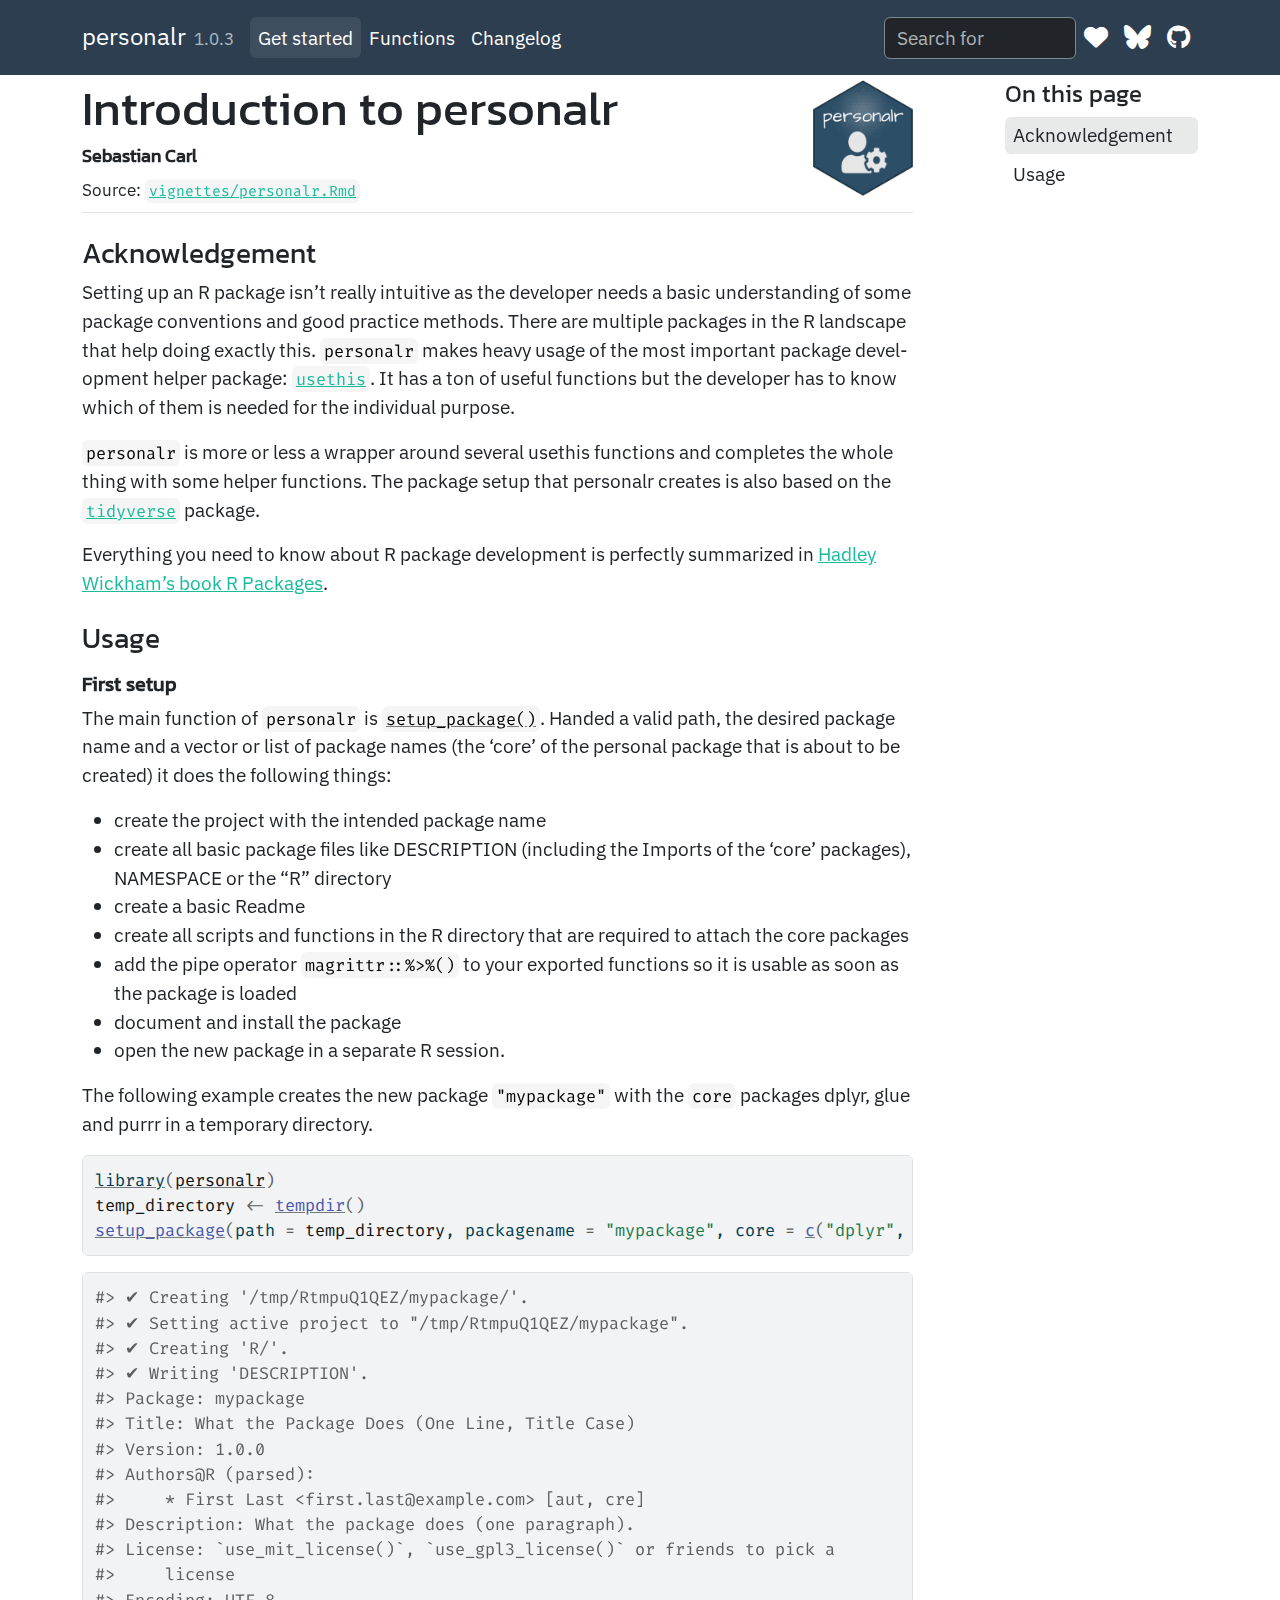
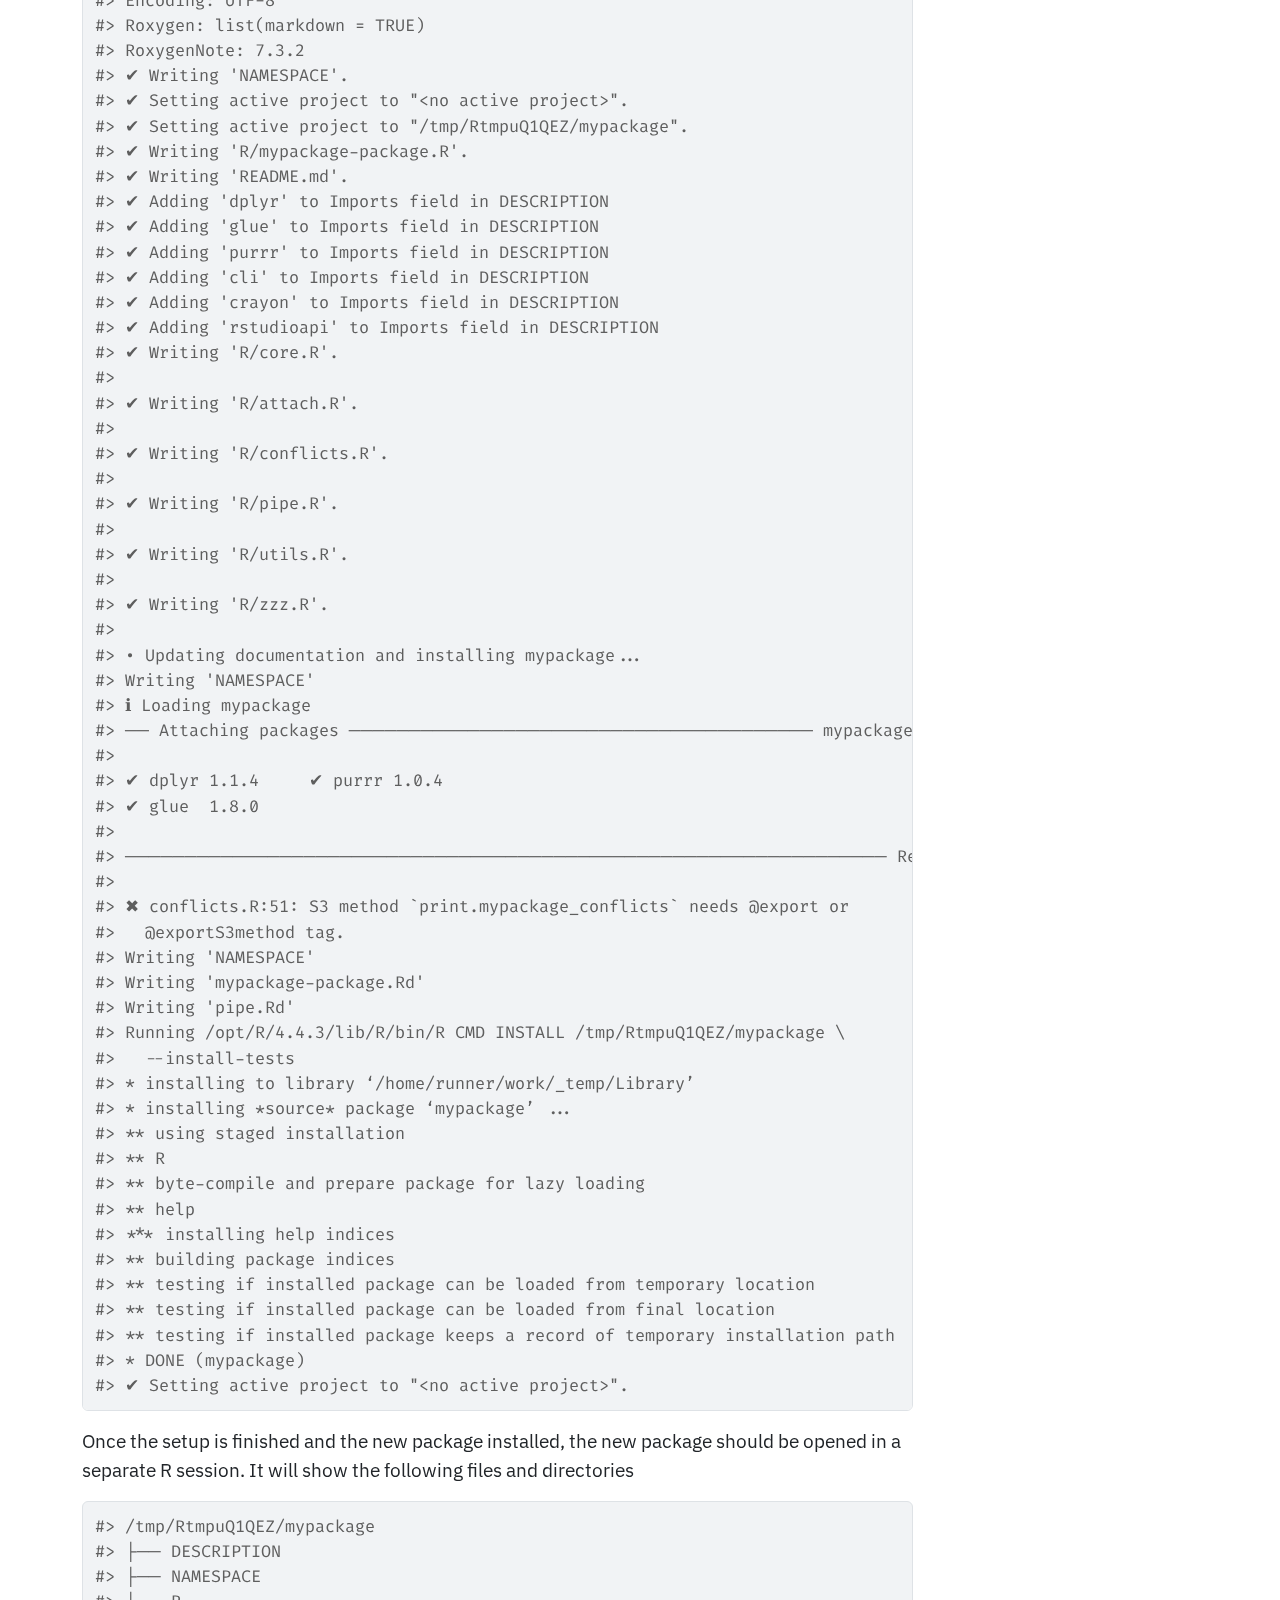
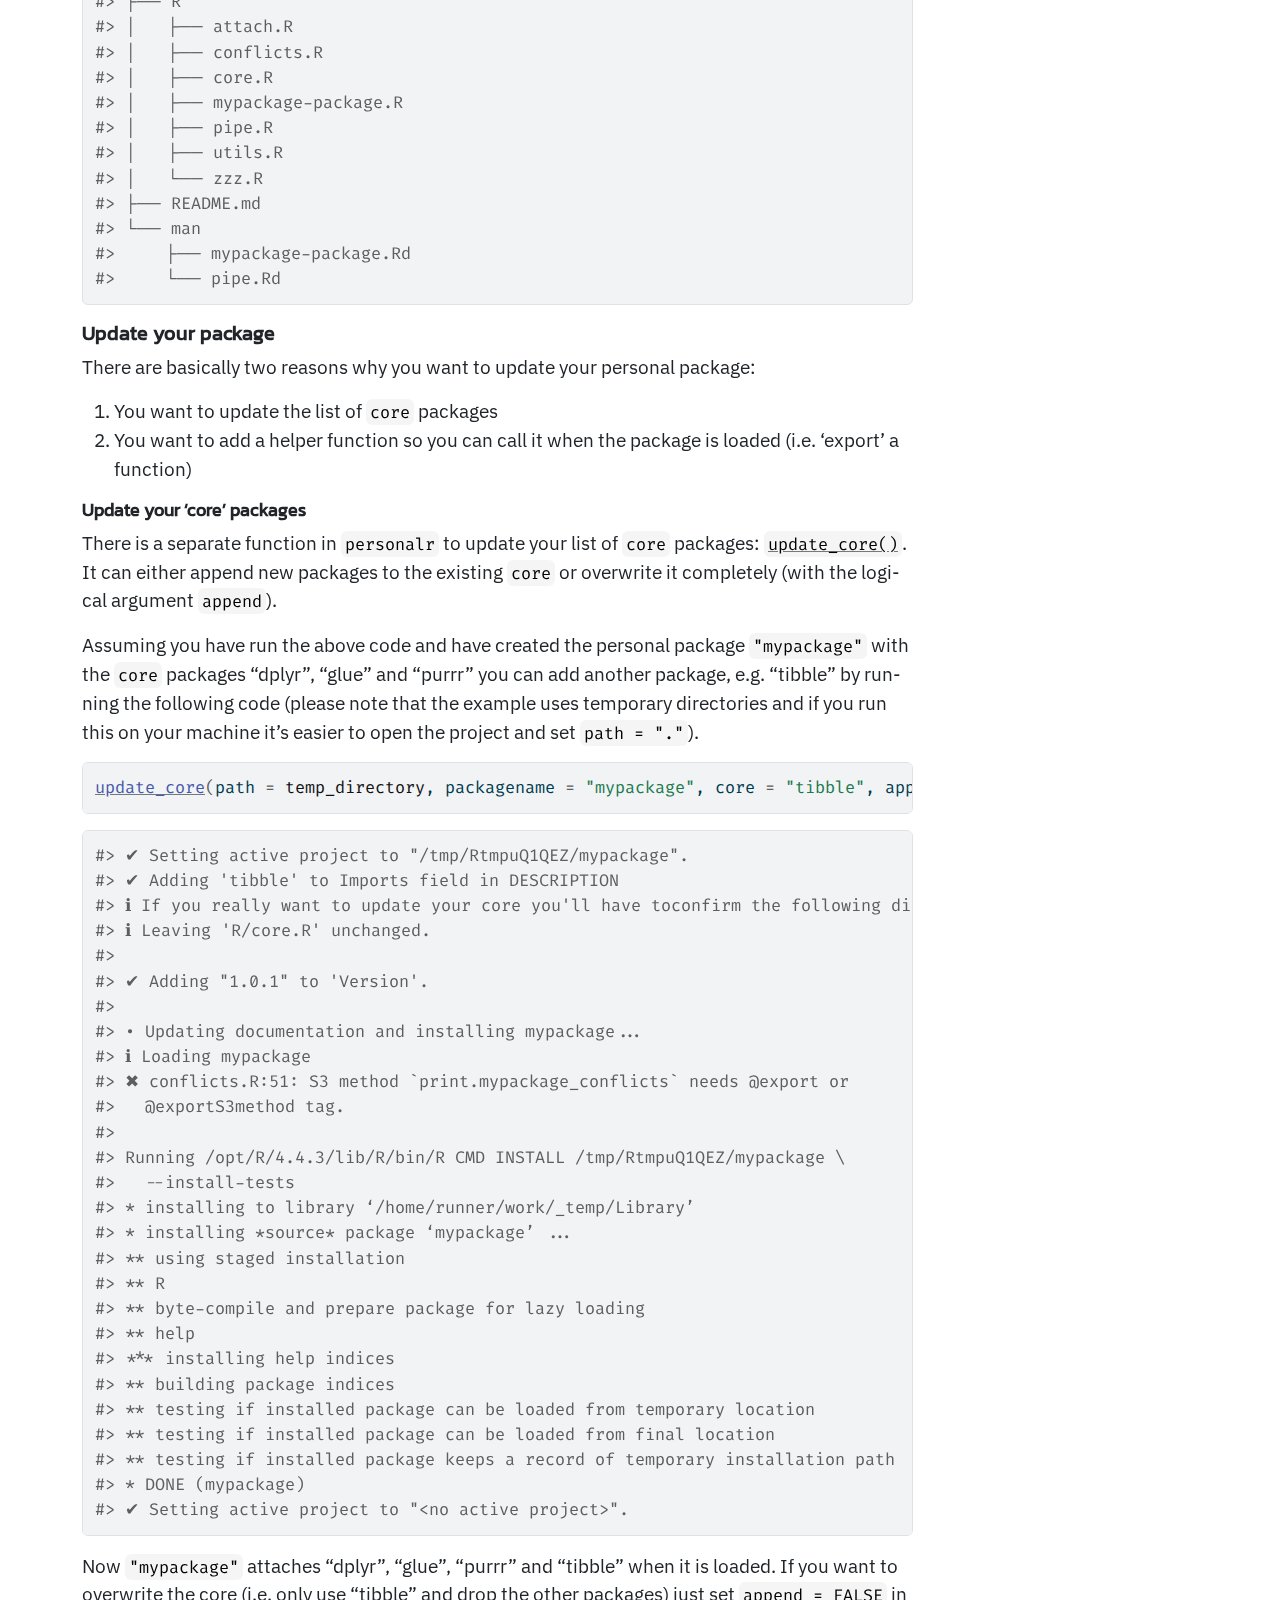
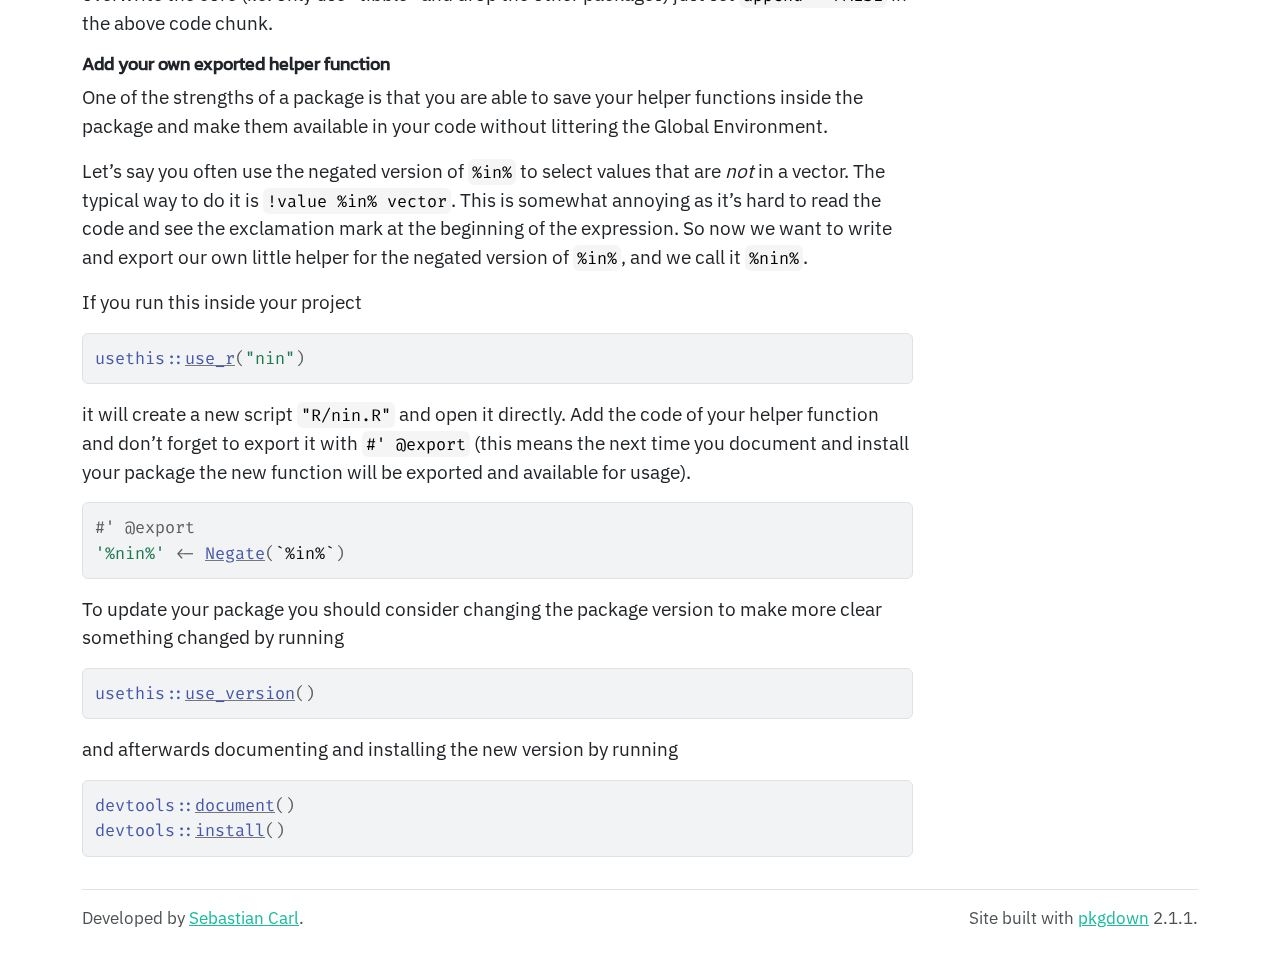
<file: articles/personalr.html>
<!DOCTYPE html>
<!-- Generated by pkgdown: do not edit by hand --><html lang="en">
<head>
<meta http-equiv="Content-Type" content="text/html; charset=UTF-8">
<meta charset="utf-8">
<meta http-equiv="X-UA-Compatible" content="IE=edge">
<meta name="viewport" content="width=device-width, initial-scale=1, shrink-to-fit=no">
<title>Introduction to personalr • personalr</title>
<!-- favicons --><link rel="icon" type="image/png" sizes="16x16" href="../favicon-16x16.png">
<link rel="icon" type="image/png" sizes="32x32" href="../favicon-32x32.png">
<link rel="apple-touch-icon" type="image/png" sizes="180x180" href="../apple-touch-icon.png">
<link rel="apple-touch-icon" type="image/png" sizes="120x120" href="../apple-touch-icon-120x120.png">
<link rel="apple-touch-icon" type="image/png" sizes="76x76" href="../apple-touch-icon-76x76.png">
<link rel="apple-touch-icon" type="image/png" sizes="60x60" href="../apple-touch-icon-60x60.png">
<script src="../deps/jquery-3.6.0/jquery-3.6.0.min.js"></script><meta name="viewport" content="width=device-width, initial-scale=1, shrink-to-fit=no">
<link href="../deps/bootstrap-5.3.1/bootstrap.min.css" rel="stylesheet">
<script src="../deps/bootstrap-5.3.1/bootstrap.bundle.min.js"></script><link href="../deps/IBM_Plex_Sans-0.4.9/font.css" rel="stylesheet">
<link href="../deps/Fira_Code-0.4.9/font.css" rel="stylesheet">
<link href="../deps/Kanit-0.4.9/font.css" rel="stylesheet">
<link href="../deps/font-awesome-6.5.2/css/all.min.css" rel="stylesheet">
<link href="../deps/font-awesome-6.5.2/css/v4-shims.min.css" rel="stylesheet">
<script src="../deps/headroom-0.11.0/headroom.min.js"></script><script src="../deps/headroom-0.11.0/jQuery.headroom.min.js"></script><script src="../deps/bootstrap-toc-1.0.1/bootstrap-toc.min.js"></script><script src="../deps/clipboard.js-2.0.11/clipboard.min.js"></script><script src="../deps/search-1.0.0/autocomplete.jquery.min.js"></script><script src="../deps/search-1.0.0/fuse.min.js"></script><script src="../deps/search-1.0.0/mark.min.js"></script><!-- pkgdown --><script src="../pkgdown.js"></script><link href="../extra.css" rel="stylesheet">
<meta property="og:title" content="Introduction to personalr">
</head>
<body>
    <a href="#main" class="visually-hidden-focusable">Skip to contents</a>


    <nav class="navbar navbar-expand-lg fixed-top bg-primary" data-bs-theme="dark" aria-label="Site navigation"><div class="container">

    <a class="navbar-brand me-2" href="../index.html">personalr</a>

    <small class="nav-text text-muted me-auto" data-bs-toggle="tooltip" data-bs-placement="bottom" title="">1.0.3</small>


    <button class="navbar-toggler" type="button" data-bs-toggle="collapse" data-bs-target="#navbar" aria-controls="navbar" aria-expanded="false" aria-label="Toggle navigation">
      <span class="navbar-toggler-icon"></span>
    </button>

    <div id="navbar" class="collapse navbar-collapse ms-3">
      <ul class="navbar-nav me-auto">
<li class="active nav-item"><a class="nav-link" href="../articles/personalr.html">Get started</a></li>
<li class="nav-item"><a class="nav-link" href="../reference/index.html">Functions</a></li>
<li class="nav-item"><a class="nav-link" href="../news/index.html">Changelog</a></li>
      </ul>
<ul class="navbar-nav">
<li class="nav-item"><form class="form-inline" role="search">
 <input class="form-control" type="search" name="search-input" id="search-input" autocomplete="off" aria-label="Search site" placeholder="Search for" data-search-index="../search.json">
</form></li>
<li class="nav-item"><a class="external-link nav-link" href="https://patreon.com/mrcaseb"><span class="fa fas fa-heart fa-lg"></span></a></li>
<li class="nav-item"><a class="external-link nav-link" href="https://bsky.app/profile/mrcaseb.nflverse.com"><span class="fa fa-brands fa-bluesky fa-lg"></span></a></li>
<li class="nav-item"><a class="external-link nav-link" href="https://github.com/mrcaseb/personalr/" aria-label="GitHub"><span class="fa fab fa-github fa-lg"></span></a></li>
      </ul>
</div>


  </div>
</nav><div class="container template-article">




<div class="row">
  <main id="main" class="col-md-9"><div class="page-header">
      <img src="../logo.png" class="logo" alt=""><h1>Introduction to personalr</h1>
                        <h4 data-toc-skip class="author">Sebastian
Carl</h4>
            
      
      <small class="dont-index">Source: <a href="https://github.com/mrcaseb/personalr/blob/main/vignettes/personalr.Rmd" class="external-link"><code>vignettes/personalr.Rmd</code></a></small>
      <div class="d-none name"><code>personalr.Rmd</code></div>
    </div>

    
    
<div class="section level2">
<h2 id="acknowledgement">Acknowledgement<a class="anchor" aria-label="anchor" href="#acknowledgement"></a>
</h2>
<p>Setting up an R package isn’t really intuitive as the developer needs
a basic understanding of some package conventions and good practice
methods. There are multiple packages in the R landscape that help doing
exactly this. <code>personalr</code> makes heavy usage of the most
important package development helper package: <a href="https://usethis.r-lib.org/" class="external-link"><code>usethis</code></a>. It has a ton
of useful functions but the developer has to know which of them is
needed for the individual purpose.</p>
<p><code>personalr</code> is more or less a wrapper around several
usethis functions and completes the whole thing with some helper
functions. The package setup that personalr creates is also based on the
<a href="https://tidyverse.tidyverse.org/" class="external-link"><code>tidyverse</code></a>
package.</p>
<p>Everything you need to know about R package development is perfectly
summarized in <a href="https://r-pkgs.org/" class="external-link">Hadley Wickham’s book R
Packages</a>.</p>
</div>
<div class="section level2">
<h2 id="usage">Usage<a class="anchor" aria-label="anchor" href="#usage"></a>
</h2>
<div class="section level3">
<h3 id="first-setup">First setup<a class="anchor" aria-label="anchor" href="#first-setup"></a>
</h3>
<p>The main function of <code>personalr</code> is
<code><a href="../reference/setup_package.html">setup_package()</a></code>. Handed a valid path, the desired package
name and a vector or list of package names (the ‘core’ of the personal
package that is about to be created) it does the following things:</p>
<ul>
<li>create the project with the intended package name</li>
<li>create all basic package files like DESCRIPTION (including the
Imports of the ‘core’ packages), NAMESPACE or the “R” directory</li>
<li>create a basic Readme</li>
<li>create all scripts and functions in the R directory that are
required to attach the core packages</li>
<li>add the pipe operator <code>magrittr::%&gt;%()</code> to your
exported functions so it is usable as soon as the package is loaded</li>
<li>document and install the package</li>
<li>open the new package in a separate R session.</li>
</ul>
<p>The following example creates the new package
<code>"mypackage"</code> with the <code>core</code> packages dplyr, glue
and purrr in a temporary directory.</p>
<div class="sourceCode" id="cb1"><pre class="downlit sourceCode r">
<code class="sourceCode R"><span><span class="kw"><a href="https://rdrr.io/r/base/library.html" class="external-link">library</a></span><span class="op">(</span><span class="va"><a href="https://mrcaseb.github.io/personalr/index.html">personalr</a></span><span class="op">)</span></span>
<span><span class="va">temp_directory</span> <span class="op">&lt;-</span> <span class="fu"><a href="https://rdrr.io/r/base/tempfile.html" class="external-link">tempdir</a></span><span class="op">(</span><span class="op">)</span></span>
<span><span class="fu"><a href="../reference/setup_package.html">setup_package</a></span><span class="op">(</span>path <span class="op">=</span> <span class="va">temp_directory</span>, packagename <span class="op">=</span> <span class="st">"mypackage"</span>, core <span class="op">=</span> <span class="fu"><a href="https://rdrr.io/r/base/c.html" class="external-link">c</a></span><span class="op">(</span><span class="st">"dplyr"</span>, <span class="st">"glue"</span>, <span class="st">"purrr"</span><span class="op">)</span><span class="op">)</span></span></code></pre></div>
<pre><code><span><span class="co">#&gt; ✔ Creating '/tmp/RtmpuQ1QEZ/mypackage/'.</span></span>
<span><span class="co">#&gt; ✔ Setting active project to "/tmp/RtmpuQ1QEZ/mypackage".</span></span>
<span><span class="co">#&gt; ✔ Creating 'R/'.</span></span>
<span><span class="co">#&gt; ✔ Writing 'DESCRIPTION'.</span></span>
<span><span class="co">#&gt; Package: mypackage</span></span>
<span><span class="co">#&gt; Title: What the Package Does (One Line, Title Case)</span></span>
<span><span class="co">#&gt; Version: 1.0.0</span></span>
<span><span class="co">#&gt; Authors@R (parsed):</span></span>
<span><span class="co">#&gt;     * First Last &lt;first.last@example.com&gt; [aut, cre]</span></span>
<span><span class="co">#&gt; Description: What the package does (one paragraph).</span></span>
<span><span class="co">#&gt; License: `use_mit_license()`, `use_gpl3_license()` or friends to pick a</span></span>
<span><span class="co">#&gt;     license</span></span>
<span><span class="co">#&gt; Encoding: UTF-8</span></span>
<span><span class="co">#&gt; Roxygen: list(markdown = TRUE)</span></span>
<span><span class="co">#&gt; RoxygenNote: 7.3.2</span></span>
<span><span class="co">#&gt; ✔ Writing 'NAMESPACE'.</span></span>
<span><span class="co">#&gt; ✔ Setting active project to "&lt;no active project&gt;".</span></span>
<span><span class="co">#&gt; ✔ Setting active project to "/tmp/RtmpuQ1QEZ/mypackage".</span></span>
<span><span class="co">#&gt; ✔ Writing 'R/mypackage-package.R'.</span></span>
<span><span class="co">#&gt; ✔ Writing 'README.md'.</span></span>
<span><span class="co">#&gt; ✔ Adding 'dplyr' to Imports field in DESCRIPTION</span></span>
<span><span class="co">#&gt; ✔ Adding 'glue' to Imports field in DESCRIPTION</span></span>
<span><span class="co">#&gt; ✔ Adding 'purrr' to Imports field in DESCRIPTION</span></span>
<span><span class="co">#&gt; ✔ Adding 'cli' to Imports field in DESCRIPTION</span></span>
<span><span class="co">#&gt; ✔ Adding 'crayon' to Imports field in DESCRIPTION</span></span>
<span><span class="co">#&gt; ✔ Adding 'rstudioapi' to Imports field in DESCRIPTION</span></span>
<span><span class="co">#&gt; ✔ Writing 'R/core.R'.</span></span>
<span><span class="co">#&gt; </span></span>
<span><span class="co">#&gt; ✔ Writing 'R/attach.R'.</span></span>
<span><span class="co">#&gt; </span></span>
<span><span class="co">#&gt; ✔ Writing 'R/conflicts.R'.</span></span>
<span><span class="co">#&gt; </span></span>
<span><span class="co">#&gt; ✔ Writing 'R/pipe.R'.</span></span>
<span><span class="co">#&gt; </span></span>
<span><span class="co">#&gt; ✔ Writing 'R/utils.R'.</span></span>
<span><span class="co">#&gt; </span></span>
<span><span class="co">#&gt; ✔ Writing 'R/zzz.R'.</span></span>
<span><span class="co">#&gt; </span></span>
<span><span class="co">#&gt; • Updating documentation and installing mypackage...</span></span>
<span><span class="co">#&gt; Writing 'NAMESPACE'</span></span>
<span><span class="co">#&gt; ℹ Loading mypackage</span></span>
<span><span class="co">#&gt; ── Attaching packages ─────────────────────────────────────── mypackage 1.0.0 ──</span></span>
<span><span class="co">#&gt; </span></span>
<span><span class="co">#&gt; ✔ dplyr 1.1.4     ✔ purrr 1.0.4</span></span>
<span><span class="co">#&gt; ✔ glue  1.8.0     </span></span>
<span><span class="co">#&gt; </span></span>
<span><span class="co">#&gt; ──────────────────────────────────────────────────────────────── Ready to go! ──</span></span>
<span><span class="co">#&gt; </span></span>
<span><span class="co">#&gt; ✖ conflicts.R:51: S3 method `print.mypackage_conflicts` needs @export or</span></span>
<span><span class="co">#&gt;   @exportS3method tag.</span></span>
<span><span class="co">#&gt; Writing 'NAMESPACE'</span></span>
<span><span class="co">#&gt; Writing 'mypackage-package.Rd'</span></span>
<span><span class="co">#&gt; Writing 'pipe.Rd'</span></span>
<span><span class="co">#&gt; Running /opt/R/4.4.3/lib/R/bin/R CMD INSTALL /tmp/RtmpuQ1QEZ/mypackage \</span></span>
<span><span class="co">#&gt;   --install-tests </span></span>
<span><span class="co">#&gt; * installing to library ‘/home/runner/work/_temp/Library’</span></span>
<span><span class="co">#&gt; * installing *source* package ‘mypackage’ ...</span></span>
<span><span class="co">#&gt; ** using staged installation</span></span>
<span><span class="co">#&gt; ** R</span></span>
<span><span class="co">#&gt; ** byte-compile and prepare package for lazy loading</span></span>
<span><span class="co">#&gt; ** help</span></span>
<span><span class="co">#&gt; *** installing help indices</span></span>
<span><span class="co">#&gt; ** building package indices</span></span>
<span><span class="co">#&gt; ** testing if installed package can be loaded from temporary location</span></span>
<span><span class="co">#&gt; ** testing if installed package can be loaded from final location</span></span>
<span><span class="co">#&gt; ** testing if installed package keeps a record of temporary installation path</span></span>
<span><span class="co">#&gt; * DONE (mypackage)</span></span>
<span><span class="co">#&gt; ✔ Setting active project to "&lt;no active project&gt;".</span></span></code></pre>
<p>Once the setup is finished and the new package installed, the new
package should be opened in a separate R session. It will show the
following files and directories</p>
<pre><code><span><span class="co">#&gt; /tmp/RtmpuQ1QEZ/mypackage</span></span>
<span><span class="co">#&gt; ├── DESCRIPTION</span></span>
<span><span class="co">#&gt; ├── NAMESPACE</span></span>
<span><span class="co">#&gt; ├── R</span></span>
<span><span class="co">#&gt; │   ├── attach.R</span></span>
<span><span class="co">#&gt; │   ├── conflicts.R</span></span>
<span><span class="co">#&gt; │   ├── core.R</span></span>
<span><span class="co">#&gt; │   ├── mypackage-package.R</span></span>
<span><span class="co">#&gt; │   ├── pipe.R</span></span>
<span><span class="co">#&gt; │   ├── utils.R</span></span>
<span><span class="co">#&gt; │   └── zzz.R</span></span>
<span><span class="co">#&gt; ├── README.md</span></span>
<span><span class="co">#&gt; └── man</span></span>
<span><span class="co">#&gt;     ├── mypackage-package.Rd</span></span>
<span><span class="co">#&gt;     └── pipe.Rd</span></span></code></pre>
</div>
<div class="section level3">
<h3 id="update-your-package">Update your package<a class="anchor" aria-label="anchor" href="#update-your-package"></a>
</h3>
<p>There are basically two reasons why you want to update your personal
package:</p>
<ol style="list-style-type: decimal">
<li>You want to update the list of <code>core</code> packages</li>
<li>You want to add a helper function so you can call it when the
package is loaded (i.e. ‘export’ a function)</li>
</ol>
<div class="section level4">
<h4 id="update-your-core-packages">Update your ‘core’ packages<a class="anchor" aria-label="anchor" href="#update-your-core-packages"></a>
</h4>
<p>There is a separate function in <code>personalr</code> to update your
list of <code>core</code> packages: <code><a href="../reference/update_core.html">update_core()</a></code>. It can
either append new packages to the existing <code>core</code> or
overwrite it completely (with the logical argument
<code>append</code>).</p>
<p>Assuming you have run the above code and have created the personal
package <code>"mypackage"</code> with the <code>core</code> packages
“dplyr”, “glue” and “purrr” you can add another package, e.g. “tibble”
by running the following code (please note that the example uses
temporary directories and if you run this on your machine it’s easier to
open the project and set <code>path = "."</code>).</p>
<div class="sourceCode" id="cb4"><pre class="downlit sourceCode r">
<code class="sourceCode R"><span><span class="fu"><a href="../reference/update_core.html">update_core</a></span><span class="op">(</span>path <span class="op">=</span> <span class="va">temp_directory</span>, packagename <span class="op">=</span> <span class="st">"mypackage"</span>, core <span class="op">=</span> <span class="st">"tibble"</span>, append <span class="op">=</span> <span class="cn">TRUE</span><span class="op">)</span></span></code></pre></div>
<pre><code><span><span class="co">#&gt; ✔ Setting active project to "/tmp/RtmpuQ1QEZ/mypackage".</span></span>
<span><span class="co">#&gt; ✔ Adding 'tibble' to Imports field in DESCRIPTION</span></span>
<span><span class="co">#&gt; ℹ If you really want to update your core you'll have toconfirm the following dialogue...!</span></span>
<span><span class="co">#&gt; ℹ Leaving 'R/core.R' unchanged.</span></span>
<span><span class="co">#&gt; </span></span>
<span><span class="co">#&gt; ✔ Adding "1.0.1" to 'Version'.</span></span>
<span><span class="co">#&gt; </span></span>
<span><span class="co">#&gt; • Updating documentation and installing mypackage...</span></span>
<span><span class="co">#&gt; ℹ Loading mypackage</span></span>
<span><span class="co">#&gt; ✖ conflicts.R:51: S3 method `print.mypackage_conflicts` needs @export or</span></span>
<span><span class="co">#&gt;   @exportS3method tag.</span></span>
<span><span class="co">#&gt; </span></span>
<span><span class="co">#&gt; Running /opt/R/4.4.3/lib/R/bin/R CMD INSTALL /tmp/RtmpuQ1QEZ/mypackage \</span></span>
<span><span class="co">#&gt;   --install-tests </span></span>
<span><span class="co">#&gt; * installing to library ‘/home/runner/work/_temp/Library’</span></span>
<span><span class="co">#&gt; * installing *source* package ‘mypackage’ ...</span></span>
<span><span class="co">#&gt; ** using staged installation</span></span>
<span><span class="co">#&gt; ** R</span></span>
<span><span class="co">#&gt; ** byte-compile and prepare package for lazy loading</span></span>
<span><span class="co">#&gt; ** help</span></span>
<span><span class="co">#&gt; *** installing help indices</span></span>
<span><span class="co">#&gt; ** building package indices</span></span>
<span><span class="co">#&gt; ** testing if installed package can be loaded from temporary location</span></span>
<span><span class="co">#&gt; ** testing if installed package can be loaded from final location</span></span>
<span><span class="co">#&gt; ** testing if installed package keeps a record of temporary installation path</span></span>
<span><span class="co">#&gt; * DONE (mypackage)</span></span>
<span><span class="co">#&gt; ✔ Setting active project to "&lt;no active project&gt;".</span></span></code></pre>
<p>Now <code>"mypackage"</code> attaches “dplyr”, “glue”, “purrr” and
“tibble” when it is loaded. If you want to overwrite the core (i.e. only
use “tibble” and drop the other packages) just set
<code>append = FALSE</code> in the above code chunk.</p>
</div>
<div class="section level4">
<h4 id="add-your-own-exported-helper-function">Add your own exported helper function<a class="anchor" aria-label="anchor" href="#add-your-own-exported-helper-function"></a>
</h4>
<p>One of the strengths of a package is that you are able to save your
helper functions inside the package and make them available in your code
without littering the Global Environment.</p>
<p>Let’s say you often use the negated version of <code>%in%</code> to
select values that are <em>not</em> in a vector. The typical way to do
it is <code>!value %in% vector</code>. This is somewhat annoying as it’s
hard to read the code and see the exclamation mark at the beginning of
the expression. So now we want to write and export our own little helper
for the negated version of <code>%in%</code>, and we call it
<code>%nin%</code>.</p>
<p>If you run this inside your project</p>
<div class="sourceCode" id="cb6"><pre class="downlit sourceCode r">
<code class="sourceCode R"><span><span class="fu">usethis</span><span class="fu">::</span><span class="fu"><a href="https://usethis.r-lib.org/reference/use_r.html" class="external-link">use_r</a></span><span class="op">(</span><span class="st">"nin"</span><span class="op">)</span></span></code></pre></div>
<p>it will create a new script <code>"R/nin.R"</code> and open it
directly. Add the code of your helper function and don’t forget to
export it with <code>#' @export</code> (this means the next time you
document and install your package the new function will be exported and
available for usage).</p>
<div class="sourceCode" id="cb7"><pre class="downlit sourceCode r">
<code class="sourceCode R"><span><span class="co">#' @export</span></span>
<span><span class="st">'%nin%'</span> <span class="op">&lt;-</span> <span class="fu"><a href="https://rdrr.io/r/base/funprog.html" class="external-link">Negate</a></span><span class="op">(</span><span class="va">`%in%`</span><span class="op">)</span></span></code></pre></div>
<p>To update your package you should consider changing the package
version to make more clear something changed by running</p>
<div class="sourceCode" id="cb8"><pre class="downlit sourceCode r">
<code class="sourceCode R"><span><span class="fu">usethis</span><span class="fu">::</span><span class="fu"><a href="https://usethis.r-lib.org/reference/use_version.html" class="external-link">use_version</a></span><span class="op">(</span><span class="op">)</span></span></code></pre></div>
<p>and afterwards documenting and installing the new version by
running</p>
<div class="sourceCode" id="cb9"><pre class="downlit sourceCode r">
<code class="sourceCode R"><span><span class="fu">devtools</span><span class="fu">::</span><span class="fu"><a href="https://devtools.r-lib.org/reference/document.html" class="external-link">document</a></span><span class="op">(</span><span class="op">)</span></span>
<span><span class="fu">devtools</span><span class="fu">::</span><span class="fu"><a href="https://devtools.r-lib.org/reference/install.html" class="external-link">install</a></span><span class="op">(</span><span class="op">)</span></span></code></pre></div>
</div>
</div>
</div>
  </main><aside class="col-md-3"><nav id="toc" aria-label="Table of contents"><h2>On this page</h2>
    </nav></aside>
</div>



    <footer><div class="pkgdown-footer-left">
  <p>Developed by <a href="https://bsky.app/profile/mrcaseb.nflverse.com" class="external-link">Sebastian Carl</a>.</p>
</div>

<div class="pkgdown-footer-right">
  <p>Site built with <a href="https://pkgdown.r-lib.org/" class="external-link">pkgdown</a> 2.1.1.</p>
</div>

    </footer>
</div>





  </body>
</html>
</file>
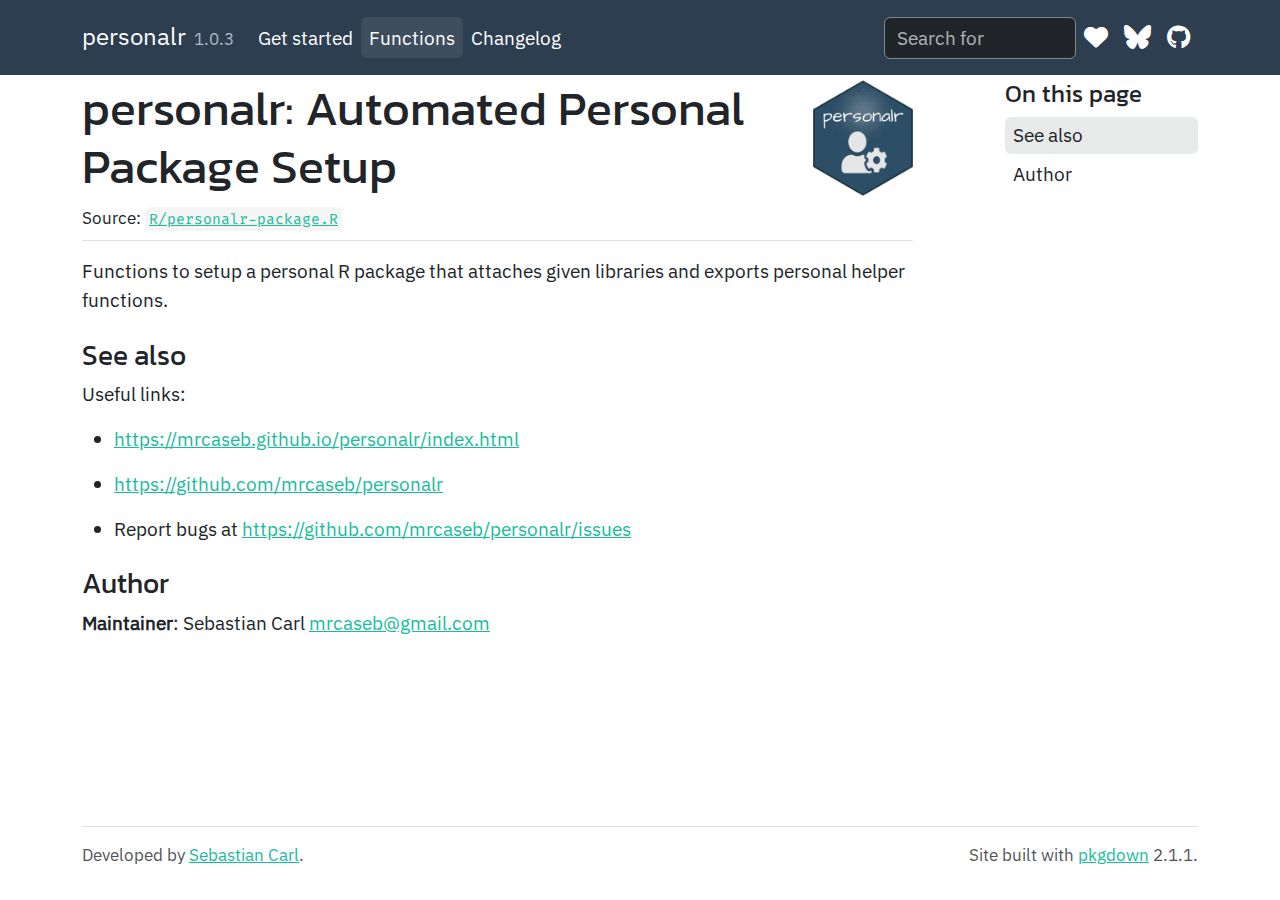
<file: reference/personalr-package.html>
<!DOCTYPE html>
<!-- Generated by pkgdown: do not edit by hand --><html lang="en"><head><meta http-equiv="Content-Type" content="text/html; charset=UTF-8"><meta charset="utf-8"><meta http-equiv="X-UA-Compatible" content="IE=edge"><meta name="viewport" content="width=device-width, initial-scale=1, shrink-to-fit=no"><title>personalr: Automated Personal Package Setup — personalr-package • personalr</title><!-- favicons --><link rel="icon" type="image/png" sizes="16x16" href="../favicon-16x16.png"><link rel="icon" type="image/png" sizes="32x32" href="../favicon-32x32.png"><link rel="apple-touch-icon" type="image/png" sizes="180x180" href="../apple-touch-icon.png"><link rel="apple-touch-icon" type="image/png" sizes="120x120" href="../apple-touch-icon-120x120.png"><link rel="apple-touch-icon" type="image/png" sizes="76x76" href="../apple-touch-icon-76x76.png"><link rel="apple-touch-icon" type="image/png" sizes="60x60" href="../apple-touch-icon-60x60.png"><script src="../deps/jquery-3.6.0/jquery-3.6.0.min.js"></script><meta name="viewport" content="width=device-width, initial-scale=1, shrink-to-fit=no"><link href="../deps/bootstrap-5.3.1/bootstrap.min.css" rel="stylesheet"><script src="../deps/bootstrap-5.3.1/bootstrap.bundle.min.js"></script><link href="../deps/IBM_Plex_Sans-0.4.9/font.css" rel="stylesheet"><link href="../deps/Fira_Code-0.4.9/font.css" rel="stylesheet"><link href="../deps/Kanit-0.4.9/font.css" rel="stylesheet"><link href="../deps/font-awesome-6.5.2/css/all.min.css" rel="stylesheet"><link href="../deps/font-awesome-6.5.2/css/v4-shims.min.css" rel="stylesheet"><script src="../deps/headroom-0.11.0/headroom.min.js"></script><script src="../deps/headroom-0.11.0/jQuery.headroom.min.js"></script><script src="../deps/bootstrap-toc-1.0.1/bootstrap-toc.min.js"></script><script src="../deps/clipboard.js-2.0.11/clipboard.min.js"></script><script src="../deps/search-1.0.0/autocomplete.jquery.min.js"></script><script src="../deps/search-1.0.0/fuse.min.js"></script><script src="../deps/search-1.0.0/mark.min.js"></script><!-- pkgdown --><script src="../pkgdown.js"></script><link href="../extra.css" rel="stylesheet"><meta property="og:title" content="personalr: Automated Personal Package Setup — personalr-package"><meta name="description" content="
Functions to setup a personal R package that attaches given libraries and exports personal helper functions."><meta property="og:description" content="
Functions to setup a personal R package that attaches given libraries and exports personal helper functions."><meta property="og:image" content="https://mrcaseb.github.io/personalr/logo.png"><meta name="twitter:card" content="summary_large_image"><meta name="twitter:creator" content="@mrcaseb"><meta name="twitter:site" content="@mrcaseb"></head><body>
    <a href="#main" class="visually-hidden-focusable">Skip to contents</a>


    <nav class="navbar navbar-expand-lg fixed-top bg-primary" data-bs-theme="dark" aria-label="Site navigation"><div class="container">

    <a class="navbar-brand me-2" href="../index.html">personalr</a>

    <small class="nav-text text-muted me-auto" data-bs-toggle="tooltip" data-bs-placement="bottom" title="">1.0.3</small>


    <button class="navbar-toggler" type="button" data-bs-toggle="collapse" data-bs-target="#navbar" aria-controls="navbar" aria-expanded="false" aria-label="Toggle navigation">
      <span class="navbar-toggler-icon"></span>
    </button>

    <div id="navbar" class="collapse navbar-collapse ms-3">
      <ul class="navbar-nav me-auto"><li class="nav-item"><a class="nav-link" href="../articles/personalr.html">Get started</a></li>
<li class="active nav-item"><a class="nav-link" href="../reference/index.html">Functions</a></li>
<li class="nav-item"><a class="nav-link" href="../news/index.html">Changelog</a></li>
      </ul><ul class="navbar-nav"><li class="nav-item"><form class="form-inline" role="search">
 <input class="form-control" type="search" name="search-input" id="search-input" autocomplete="off" aria-label="Search site" placeholder="Search for" data-search-index="../search.json"></form></li>
<li class="nav-item"><a class="external-link nav-link" href="https://patreon.com/mrcaseb"><span class="fa fas fa-heart fa-lg"></span></a></li>
<li class="nav-item"><a class="external-link nav-link" href="https://bsky.app/profile/mrcaseb.nflverse.com"><span class="fa fa-brands fa-bluesky fa-lg"></span></a></li>
<li class="nav-item"><a class="external-link nav-link" href="https://github.com/mrcaseb/personalr/" aria-label="GitHub"><span class="fa fab fa-github fa-lg"></span></a></li>
      </ul></div>


  </div>
</nav><div class="container template-reference-topic">
<div class="row">
  <main id="main" class="col-md-9"><div class="page-header">
      <img src="../logo.png" class="logo" alt=""><h1>personalr: Automated Personal Package Setup</h1>
      <small class="dont-index">Source: <a href="https://github.com/mrcaseb/personalr/blob/main/R/personalr-package.R" class="external-link"><code>R/personalr-package.R</code></a></small>
      <div class="d-none name"><code>personalr-package.Rd</code></div>
    </div>

    <div class="ref-description section level2">
    <p></p>
<p>Functions to setup a personal R package that attaches given libraries and exports personal helper functions.</p>
    </div>


    <div class="section level2">
    <h2 id="see-also">See also<a class="anchor" aria-label="anchor" href="#see-also"></a></h2>
    <div class="dont-index"><p>Useful links:</p><ul><li><p><a href="https://mrcaseb.github.io/personalr/index.html">https://mrcaseb.github.io/personalr/index.html</a></p></li>
<li><p><a href="https://github.com/mrcaseb/personalr" class="external-link">https://github.com/mrcaseb/personalr</a></p></li>
<li><p>Report bugs at <a href="https://github.com/mrcaseb/personalr/issues" class="external-link">https://github.com/mrcaseb/personalr/issues</a></p></li>
</ul></div>
    </div>
    <div class="section level2">
    <h2 id="author">Author<a class="anchor" aria-label="anchor" href="#author"></a></h2>
    <p><strong>Maintainer</strong>: Sebastian Carl <a href="mailto:mrcaseb@gmail.com">mrcaseb@gmail.com</a></p>
    </div>

  </main><aside class="col-md-3"><nav id="toc" aria-label="Table of contents"><h2>On this page</h2>
    </nav></aside></div>


    <footer><div class="pkgdown-footer-left">
  <p>Developed by <a href="https://bsky.app/profile/mrcaseb.nflverse.com" class="external-link">Sebastian Carl</a>.</p>
</div>

<div class="pkgdown-footer-right">
  <p>Site built with <a href="https://pkgdown.r-lib.org/" class="external-link">pkgdown</a> 2.1.1.</p>
</div>

    </footer></div>





  </body></html>
</file>
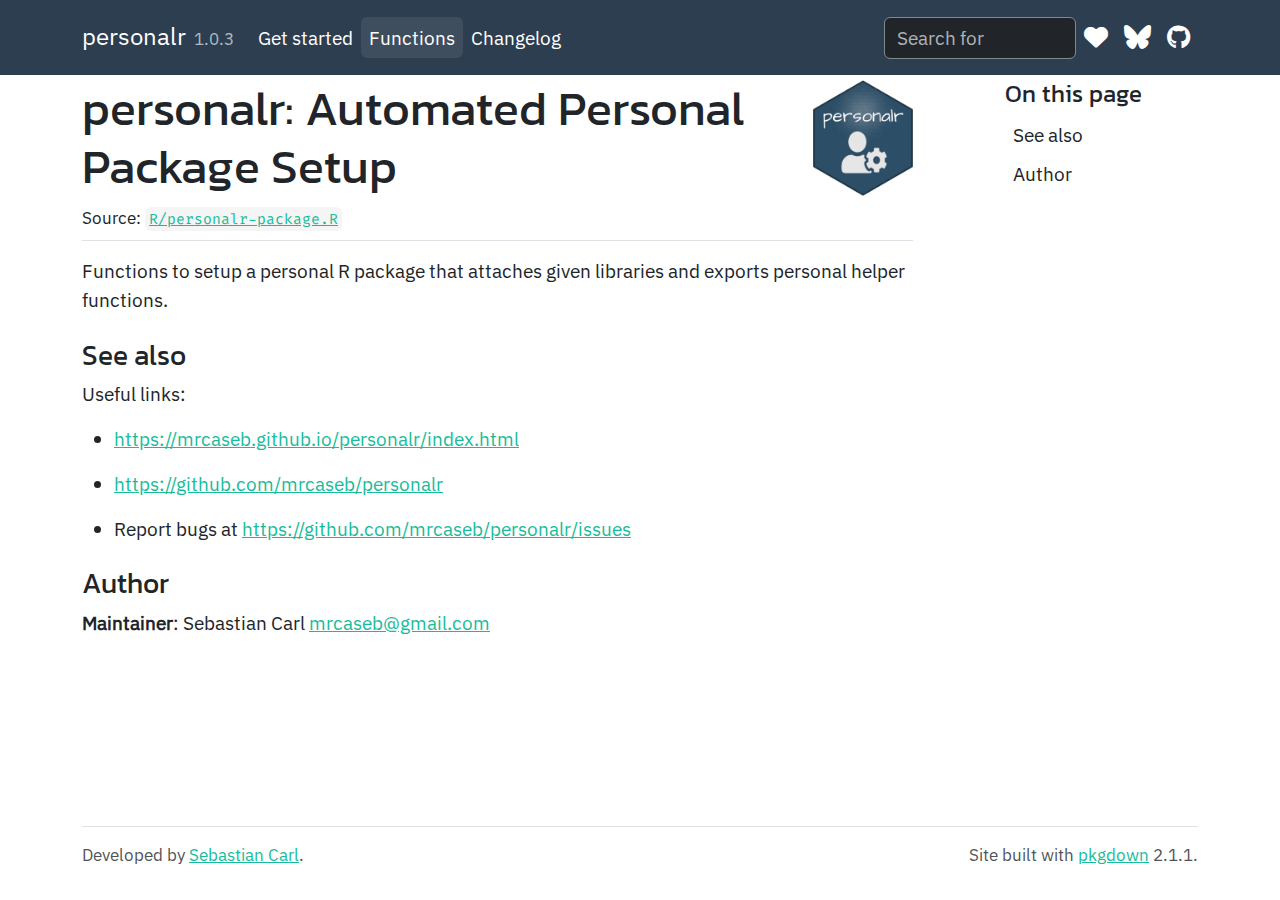
<file: reference/personalr.html>
<html>
  <head>
    <meta http-equiv="refresh" content="0;URL=https://mrcaseb.github.io/personalr/reference/personalr-package.html" />
    <meta name="robots" content="noindex">
    <link rel="canonical" href="https://mrcaseb.github.io/personalr/reference/personalr-package.html">
  </head>
</html>
</file>
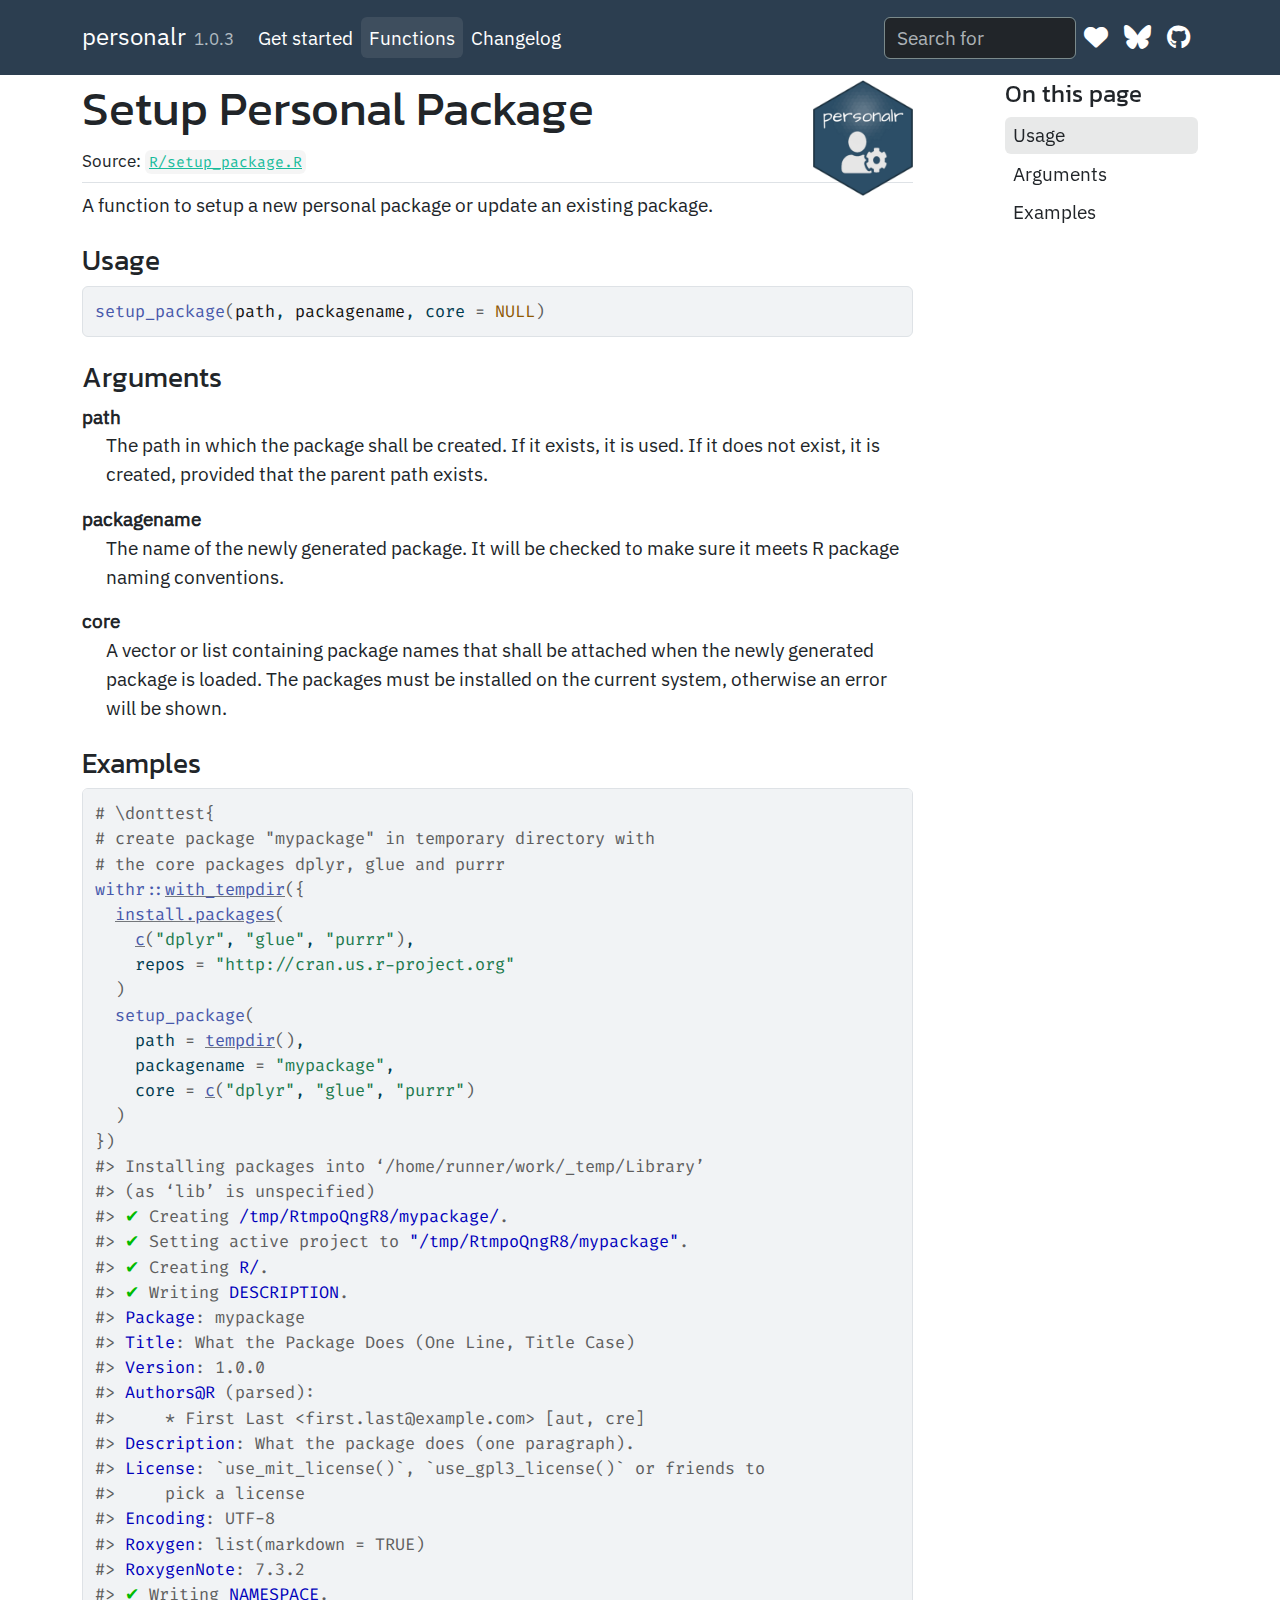
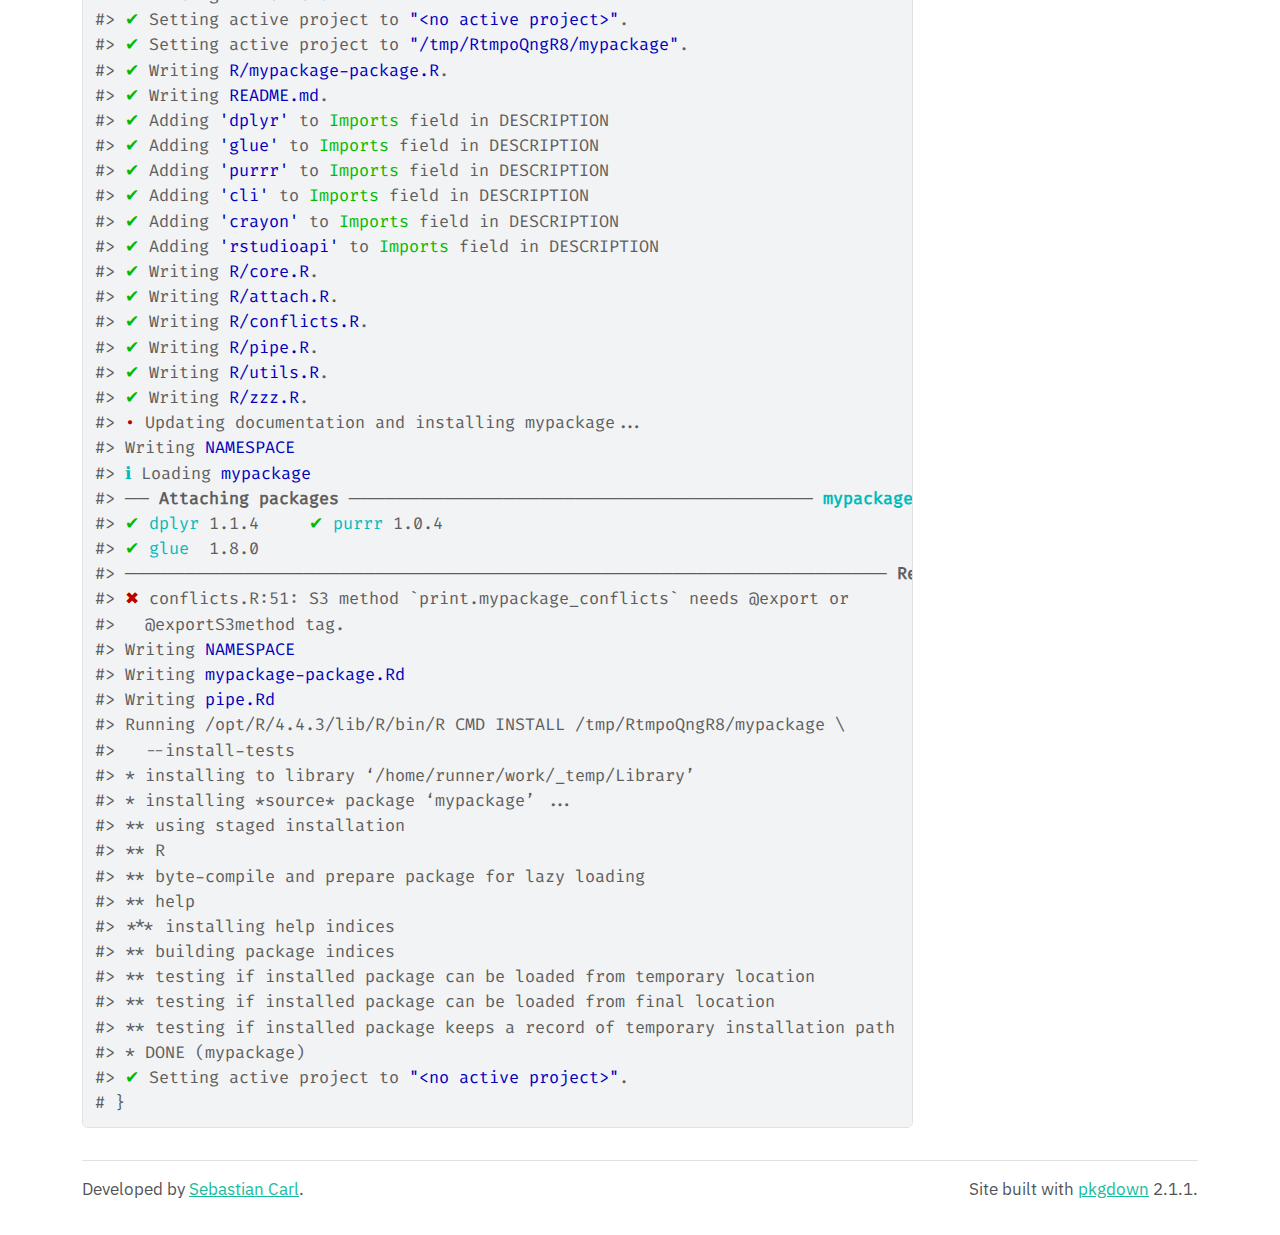
<file: reference/setup_package.html>
<!DOCTYPE html>
<!-- Generated by pkgdown: do not edit by hand --><html lang="en"><head><meta http-equiv="Content-Type" content="text/html; charset=UTF-8"><meta charset="utf-8"><meta http-equiv="X-UA-Compatible" content="IE=edge"><meta name="viewport" content="width=device-width, initial-scale=1, shrink-to-fit=no"><title>Setup Personal Package — setup_package • personalr</title><!-- favicons --><link rel="icon" type="image/png" sizes="16x16" href="../favicon-16x16.png"><link rel="icon" type="image/png" sizes="32x32" href="../favicon-32x32.png"><link rel="apple-touch-icon" type="image/png" sizes="180x180" href="../apple-touch-icon.png"><link rel="apple-touch-icon" type="image/png" sizes="120x120" href="../apple-touch-icon-120x120.png"><link rel="apple-touch-icon" type="image/png" sizes="76x76" href="../apple-touch-icon-76x76.png"><link rel="apple-touch-icon" type="image/png" sizes="60x60" href="../apple-touch-icon-60x60.png"><script src="../deps/jquery-3.6.0/jquery-3.6.0.min.js"></script><meta name="viewport" content="width=device-width, initial-scale=1, shrink-to-fit=no"><link href="../deps/bootstrap-5.3.1/bootstrap.min.css" rel="stylesheet"><script src="../deps/bootstrap-5.3.1/bootstrap.bundle.min.js"></script><link href="../deps/IBM_Plex_Sans-0.4.9/font.css" rel="stylesheet"><link href="../deps/Fira_Code-0.4.9/font.css" rel="stylesheet"><link href="../deps/Kanit-0.4.9/font.css" rel="stylesheet"><link href="../deps/font-awesome-6.5.2/css/all.min.css" rel="stylesheet"><link href="../deps/font-awesome-6.5.2/css/v4-shims.min.css" rel="stylesheet"><script src="../deps/headroom-0.11.0/headroom.min.js"></script><script src="../deps/headroom-0.11.0/jQuery.headroom.min.js"></script><script src="../deps/bootstrap-toc-1.0.1/bootstrap-toc.min.js"></script><script src="../deps/clipboard.js-2.0.11/clipboard.min.js"></script><script src="../deps/search-1.0.0/autocomplete.jquery.min.js"></script><script src="../deps/search-1.0.0/fuse.min.js"></script><script src="../deps/search-1.0.0/mark.min.js"></script><!-- pkgdown --><script src="../pkgdown.js"></script><link href="../extra.css" rel="stylesheet"><meta property="og:title" content="Setup Personal Package — setup_package"><meta name="description" content="A function to setup a new personal package or update an existing package."><meta property="og:description" content="A function to setup a new personal package or update an existing package."><meta property="og:image" content="https://mrcaseb.github.io/personalr/logo.png"><meta name="twitter:card" content="summary_large_image"><meta name="twitter:creator" content="@mrcaseb"><meta name="twitter:site" content="@mrcaseb"></head><body>
    <a href="#main" class="visually-hidden-focusable">Skip to contents</a>


    <nav class="navbar navbar-expand-lg fixed-top bg-primary" data-bs-theme="dark" aria-label="Site navigation"><div class="container">

    <a class="navbar-brand me-2" href="../index.html">personalr</a>

    <small class="nav-text text-muted me-auto" data-bs-toggle="tooltip" data-bs-placement="bottom" title="">1.0.3</small>


    <button class="navbar-toggler" type="button" data-bs-toggle="collapse" data-bs-target="#navbar" aria-controls="navbar" aria-expanded="false" aria-label="Toggle navigation">
      <span class="navbar-toggler-icon"></span>
    </button>

    <div id="navbar" class="collapse navbar-collapse ms-3">
      <ul class="navbar-nav me-auto"><li class="nav-item"><a class="nav-link" href="../articles/personalr.html">Get started</a></li>
<li class="active nav-item"><a class="nav-link" href="../reference/index.html">Functions</a></li>
<li class="nav-item"><a class="nav-link" href="../news/index.html">Changelog</a></li>
      </ul><ul class="navbar-nav"><li class="nav-item"><form class="form-inline" role="search">
 <input class="form-control" type="search" name="search-input" id="search-input" autocomplete="off" aria-label="Search site" placeholder="Search for" data-search-index="../search.json"></form></li>
<li class="nav-item"><a class="external-link nav-link" href="https://patreon.com/mrcaseb"><span class="fa fas fa-heart fa-lg"></span></a></li>
<li class="nav-item"><a class="external-link nav-link" href="https://bsky.app/profile/mrcaseb.nflverse.com"><span class="fa fa-brands fa-bluesky fa-lg"></span></a></li>
<li class="nav-item"><a class="external-link nav-link" href="https://github.com/mrcaseb/personalr/" aria-label="GitHub"><span class="fa fab fa-github fa-lg"></span></a></li>
      </ul></div>


  </div>
</nav><div class="container template-reference-topic">
<div class="row">
  <main id="main" class="col-md-9"><div class="page-header">
      <img src="../logo.png" class="logo" alt=""><h1>Setup Personal Package</h1>
      <small class="dont-index">Source: <a href="https://github.com/mrcaseb/personalr/blob/main/R/setup_package.R" class="external-link"><code>R/setup_package.R</code></a></small>
      <div class="d-none name"><code>setup_package.Rd</code></div>
    </div>

    <div class="ref-description section level2">
    <p>A function to setup a new personal package or update an existing package.</p>
    </div>

    <div class="section level2">
    <h2 id="ref-usage">Usage<a class="anchor" aria-label="anchor" href="#ref-usage"></a></h2>
    <div class="sourceCode"><pre class="sourceCode r"><code><span><span class="fu">setup_package</span><span class="op">(</span><span class="va">path</span>, <span class="va">packagename</span>, core <span class="op">=</span> <span class="cn">NULL</span><span class="op">)</span></span></code></pre></div>
    </div>

    <div class="section level2">
    <h2 id="arguments">Arguments<a class="anchor" aria-label="anchor" href="#arguments"></a></h2>


<dl><dt id="arg-path">path<a class="anchor" aria-label="anchor" href="#arg-path"></a></dt>
<dd><p>The path in which the package shall be created.
If it exists, it is used. If it does not exist, it is created, provided
that the parent path exists.</p></dd>


<dt id="arg-packagename">packagename<a class="anchor" aria-label="anchor" href="#arg-packagename"></a></dt>
<dd><p>The name of the newly generated package. It will be
checked to make sure it meets R package naming conventions.</p></dd>


<dt id="arg-core">core<a class="anchor" aria-label="anchor" href="#arg-core"></a></dt>
<dd><p>A vector or list containing package names that shall be attached
when the newly generated package is loaded. The packages must be installed
on the current system, otherwise an error will be shown.</p></dd>

</dl></div>

    <div class="section level2">
    <h2 id="ref-examples">Examples<a class="anchor" aria-label="anchor" href="#ref-examples"></a></h2>
    <div class="sourceCode"><pre class="sourceCode r"><code><span class="r-in"><span><span class="co"># \donttest{</span></span></span>
<span class="r-in"><span><span class="co"># create package "mypackage" in temporary directory with</span></span></span>
<span class="r-in"><span><span class="co"># the core packages dplyr, glue and purrr</span></span></span>
<span class="r-in"><span><span class="fu">withr</span><span class="fu">::</span><span class="fu"><a href="https://withr.r-lib.org/reference/with_tempfile.html" class="external-link">with_tempdir</a></span><span class="op">(</span><span class="op">{</span></span></span>
<span class="r-in"><span>  <span class="fu"><a href="https://rdrr.io/r/utils/install.packages.html" class="external-link">install.packages</a></span><span class="op">(</span></span></span>
<span class="r-in"><span>    <span class="fu"><a href="https://rdrr.io/r/base/c.html" class="external-link">c</a></span><span class="op">(</span><span class="st">"dplyr"</span>, <span class="st">"glue"</span>, <span class="st">"purrr"</span><span class="op">)</span>,</span></span>
<span class="r-in"><span>    repos <span class="op">=</span> <span class="st">"http://cran.us.r-project.org"</span></span></span>
<span class="r-in"><span>  <span class="op">)</span></span></span>
<span class="r-in"><span>  <span class="fu">setup_package</span><span class="op">(</span></span></span>
<span class="r-in"><span>    path <span class="op">=</span> <span class="fu"><a href="https://rdrr.io/r/base/tempfile.html" class="external-link">tempdir</a></span><span class="op">(</span><span class="op">)</span>,</span></span>
<span class="r-in"><span>    packagename <span class="op">=</span> <span class="st">"mypackage"</span>,</span></span>
<span class="r-in"><span>    core <span class="op">=</span> <span class="fu"><a href="https://rdrr.io/r/base/c.html" class="external-link">c</a></span><span class="op">(</span><span class="st">"dplyr"</span>, <span class="st">"glue"</span>, <span class="st">"purrr"</span><span class="op">)</span></span></span>
<span class="r-in"><span>  <span class="op">)</span></span></span>
<span class="r-in"><span><span class="op">}</span><span class="op">)</span></span></span>
<span class="r-msg co"><span class="r-pr">#&gt;</span> Installing packages into ‘/home/runner/work/_temp/Library’</span>
<span class="r-msg co"><span class="r-pr">#&gt;</span> (as ‘lib’ is unspecified)</span>
<span class="r-msg co"><span class="r-pr">#&gt;</span> <span style="color: #00BB00;">✔</span> Creating <span style="color: #0000BB;">/tmp/RtmpoQngR8/mypackage/</span>.</span>
<span class="r-msg co"><span class="r-pr">#&gt;</span> <span style="color: #00BB00;">✔</span> Setting active project to <span style="color: #0000BB;">"/tmp/RtmpoQngR8/mypackage"</span>.</span>
<span class="r-msg co"><span class="r-pr">#&gt;</span> <span style="color: #00BB00;">✔</span> Creating <span style="color: #0000BB;">R/</span>.</span>
<span class="r-msg co"><span class="r-pr">#&gt;</span> <span style="color: #00BB00;">✔</span> Writing <span style="color: #0000BB;">DESCRIPTION</span>.</span>
<span class="r-out co"><span class="r-pr">#&gt;</span> <span style="color: #0000BB;">Package</span>: mypackage</span>
<span class="r-out co"><span class="r-pr">#&gt;</span> <span style="color: #0000BB;">Title</span>: What the Package Does (One Line, Title Case)</span>
<span class="r-out co"><span class="r-pr">#&gt;</span> <span style="color: #0000BB;">Version</span>: 1.0.0</span>
<span class="r-out co"><span class="r-pr">#&gt;</span> <span style="color: #0000BB;">Authors@R</span> (parsed):</span>
<span class="r-out co"><span class="r-pr">#&gt;</span>     * First Last &lt;first.last@example.com&gt; [aut, cre]</span>
<span class="r-out co"><span class="r-pr">#&gt;</span> <span style="color: #0000BB;">Description</span>: What the package does (one paragraph).</span>
<span class="r-out co"><span class="r-pr">#&gt;</span> <span style="color: #0000BB;">License</span>: `use_mit_license()`, `use_gpl3_license()` or friends to</span>
<span class="r-out co"><span class="r-pr">#&gt;</span>     pick a license</span>
<span class="r-out co"><span class="r-pr">#&gt;</span> <span style="color: #0000BB;">Encoding</span>: UTF-8</span>
<span class="r-out co"><span class="r-pr">#&gt;</span> <span style="color: #0000BB;">Roxygen</span>: list(markdown = TRUE)</span>
<span class="r-out co"><span class="r-pr">#&gt;</span> <span style="color: #0000BB;">RoxygenNote</span>: 7.3.2</span>
<span class="r-msg co"><span class="r-pr">#&gt;</span> <span style="color: #00BB00;">✔</span> Writing <span style="color: #0000BB;">NAMESPACE</span>.</span>
<span class="r-msg co"><span class="r-pr">#&gt;</span> <span style="color: #00BB00;">✔</span> Setting active project to <span style="color: #0000BB;">"&lt;no active project&gt;"</span>.</span>
<span class="r-msg co"><span class="r-pr">#&gt;</span> <span style="color: #00BB00;">✔</span> Setting active project to <span style="color: #0000BB;">"/tmp/RtmpoQngR8/mypackage"</span>.</span>
<span class="r-msg co"><span class="r-pr">#&gt;</span> <span style="color: #00BB00;">✔</span> Writing <span style="color: #0000BB;">R/mypackage-package.R</span>.</span>
<span class="r-msg co"><span class="r-pr">#&gt;</span> <span style="color: #00BB00;">✔</span> Writing <span style="color: #0000BB;">README.md</span>.</span>
<span class="r-msg co"><span class="r-pr">#&gt;</span> <span style="color: #00BB00;">✔</span> Adding <span style="color: #0000BB;">'dplyr'</span> to <span style="color: #00BB00;">Imports</span> field in DESCRIPTION</span>
<span class="r-msg co"><span class="r-pr">#&gt;</span> <span style="color: #00BB00;">✔</span> Adding <span style="color: #0000BB;">'glue'</span> to <span style="color: #00BB00;">Imports</span> field in DESCRIPTION</span>
<span class="r-msg co"><span class="r-pr">#&gt;</span> <span style="color: #00BB00;">✔</span> Adding <span style="color: #0000BB;">'purrr'</span> to <span style="color: #00BB00;">Imports</span> field in DESCRIPTION</span>
<span class="r-msg co"><span class="r-pr">#&gt;</span> <span style="color: #00BB00;">✔</span> Adding <span style="color: #0000BB;">'cli'</span> to <span style="color: #00BB00;">Imports</span> field in DESCRIPTION</span>
<span class="r-msg co"><span class="r-pr">#&gt;</span> <span style="color: #00BB00;">✔</span> Adding <span style="color: #0000BB;">'crayon'</span> to <span style="color: #00BB00;">Imports</span> field in DESCRIPTION</span>
<span class="r-msg co"><span class="r-pr">#&gt;</span> <span style="color: #00BB00;">✔</span> Adding <span style="color: #0000BB;">'rstudioapi'</span> to <span style="color: #00BB00;">Imports</span> field in DESCRIPTION</span>
<span class="r-msg co"><span class="r-pr">#&gt;</span> <span style="color: #00BB00;">✔</span> Writing <span style="color: #0000BB;">R/core.R</span>.</span>
<span class="r-msg co"><span class="r-pr">#&gt;</span> <span style="color: #00BB00;">✔</span> Writing <span style="color: #0000BB;">R/attach.R</span>.</span>
<span class="r-msg co"><span class="r-pr">#&gt;</span> <span style="color: #00BB00;">✔</span> Writing <span style="color: #0000BB;">R/conflicts.R</span>.</span>
<span class="r-msg co"><span class="r-pr">#&gt;</span> <span style="color: #00BB00;">✔</span> Writing <span style="color: #0000BB;">R/pipe.R</span>.</span>
<span class="r-msg co"><span class="r-pr">#&gt;</span> <span style="color: #00BB00;">✔</span> Writing <span style="color: #0000BB;">R/utils.R</span>.</span>
<span class="r-msg co"><span class="r-pr">#&gt;</span> <span style="color: #00BB00;">✔</span> Writing <span style="color: #0000BB;">R/zzz.R</span>.</span>
<span class="r-msg co"><span class="r-pr">#&gt;</span> <span style="color: #BB0000;">•</span> Updating documentation and installing mypackage...</span>
<span class="r-msg co"><span class="r-pr">#&gt;</span> Writing <span style="color: #0000BB;">NAMESPACE</span></span>
<span class="r-msg co"><span class="r-pr">#&gt;</span> <span style="color: #00BBBB;">ℹ</span> Loading <span style="color: #0000BB;">mypackage</span></span>
<span class="r-msg co"><span class="r-pr">#&gt;</span> ── <span style="font-weight: bold;">Attaching packages</span> ─────────────────────────────────────── <span style="color: #00BBBB; font-weight: bold;">mypackage 1.0.0</span> ──</span>
<span class="r-msg co"><span class="r-pr">#&gt;</span> <span style="color: #00BB00;">✔</span> <span style="color: #00BBBB;">dplyr</span> 1.1.4     <span style="color: #00BB00;">✔</span> <span style="color: #00BBBB;">purrr</span> 1.0.4</span>
<span class="r-msg co"><span class="r-pr">#&gt;</span> <span style="color: #00BB00;">✔</span> <span style="color: #00BBBB;">glue </span> 1.8.0     </span>
<span class="r-msg co"><span class="r-pr">#&gt;</span> ──────────────────────────────────────────────────────────────── <span style="font-weight: bold;">Ready to go!</span> ──</span>
<span class="r-msg co"><span class="r-pr">#&gt;</span> <span style="color: #BB0000;">✖</span> conflicts.R:51: S3 method `print.mypackage_conflicts` needs @export or</span>
<span class="r-msg co"><span class="r-pr">#&gt;</span>   @exportS3method tag.</span>
<span class="r-msg co"><span class="r-pr">#&gt;</span> Writing <span style="color: #0000BB;">NAMESPACE</span></span>
<span class="r-msg co"><span class="r-pr">#&gt;</span> Writing <span style="color: #0000BB;">mypackage-package.Rd</span></span>
<span class="r-msg co"><span class="r-pr">#&gt;</span> Writing <span style="color: #0000BB;">pipe.Rd</span></span>
<span class="r-out co"><span class="r-pr">#&gt;</span> Running /opt/R/4.4.3/lib/R/bin/R CMD INSTALL /tmp/RtmpoQngR8/mypackage \</span>
<span class="r-out co"><span class="r-pr">#&gt;</span>   --install-tests </span>
<span class="r-out co"><span class="r-pr">#&gt;</span> * installing to library ‘/home/runner/work/_temp/Library’</span>
<span class="r-out co"><span class="r-pr">#&gt;</span> * installing *source* package ‘mypackage’ ...</span>
<span class="r-out co"><span class="r-pr">#&gt;</span> ** using staged installation</span>
<span class="r-out co"><span class="r-pr">#&gt;</span> ** R</span>
<span class="r-out co"><span class="r-pr">#&gt;</span> ** byte-compile and prepare package for lazy loading</span>
<span class="r-out co"><span class="r-pr">#&gt;</span> ** help</span>
<span class="r-out co"><span class="r-pr">#&gt;</span> *** installing help indices</span>
<span class="r-out co"><span class="r-pr">#&gt;</span> ** building package indices</span>
<span class="r-out co"><span class="r-pr">#&gt;</span> ** testing if installed package can be loaded from temporary location</span>
<span class="r-out co"><span class="r-pr">#&gt;</span> ** testing if installed package can be loaded from final location</span>
<span class="r-out co"><span class="r-pr">#&gt;</span> ** testing if installed package keeps a record of temporary installation path</span>
<span class="r-out co"><span class="r-pr">#&gt;</span> * DONE (mypackage)</span>
<span class="r-msg co"><span class="r-pr">#&gt;</span> <span style="color: #00BB00;">✔</span> Setting active project to <span style="color: #0000BB;">"&lt;no active project&gt;"</span>.</span>
<span class="r-in"><span><span class="co"># }</span></span></span>
</code></pre></div>
    </div>
  </main><aside class="col-md-3"><nav id="toc" aria-label="Table of contents"><h2>On this page</h2>
    </nav></aside></div>


    <footer><div class="pkgdown-footer-left">
  <p>Developed by <a href="https://bsky.app/profile/mrcaseb.nflverse.com" class="external-link">Sebastian Carl</a>.</p>
</div>

<div class="pkgdown-footer-right">
  <p>Site built with <a href="https://pkgdown.r-lib.org/" class="external-link">pkgdown</a> 2.1.1.</p>
</div>

    </footer></div>





  </body></html>
</file>
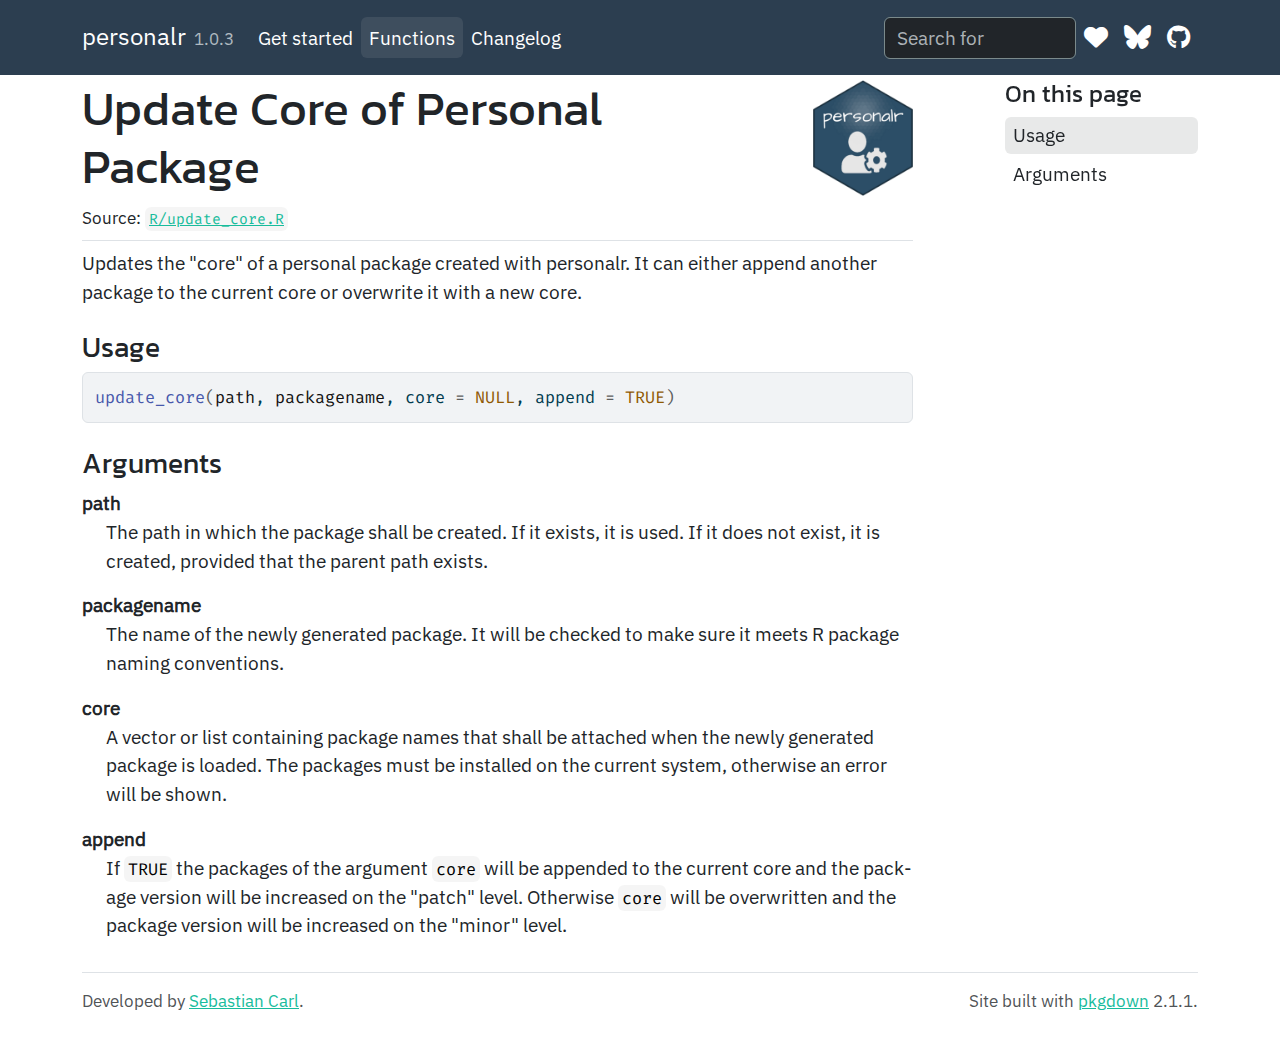
<file: reference/update_core.html>
<!DOCTYPE html>
<!-- Generated by pkgdown: do not edit by hand --><html lang="en"><head><meta http-equiv="Content-Type" content="text/html; charset=UTF-8"><meta charset="utf-8"><meta http-equiv="X-UA-Compatible" content="IE=edge"><meta name="viewport" content="width=device-width, initial-scale=1, shrink-to-fit=no"><title>Update Core of Personal Package — update_core • personalr</title><!-- favicons --><link rel="icon" type="image/png" sizes="16x16" href="../favicon-16x16.png"><link rel="icon" type="image/png" sizes="32x32" href="../favicon-32x32.png"><link rel="apple-touch-icon" type="image/png" sizes="180x180" href="../apple-touch-icon.png"><link rel="apple-touch-icon" type="image/png" sizes="120x120" href="../apple-touch-icon-120x120.png"><link rel="apple-touch-icon" type="image/png" sizes="76x76" href="../apple-touch-icon-76x76.png"><link rel="apple-touch-icon" type="image/png" sizes="60x60" href="../apple-touch-icon-60x60.png"><script src="../deps/jquery-3.6.0/jquery-3.6.0.min.js"></script><meta name="viewport" content="width=device-width, initial-scale=1, shrink-to-fit=no"><link href="../deps/bootstrap-5.3.1/bootstrap.min.css" rel="stylesheet"><script src="../deps/bootstrap-5.3.1/bootstrap.bundle.min.js"></script><link href="../deps/IBM_Plex_Sans-0.4.9/font.css" rel="stylesheet"><link href="../deps/Fira_Code-0.4.9/font.css" rel="stylesheet"><link href="../deps/Kanit-0.4.9/font.css" rel="stylesheet"><link href="../deps/font-awesome-6.5.2/css/all.min.css" rel="stylesheet"><link href="../deps/font-awesome-6.5.2/css/v4-shims.min.css" rel="stylesheet"><script src="../deps/headroom-0.11.0/headroom.min.js"></script><script src="../deps/headroom-0.11.0/jQuery.headroom.min.js"></script><script src="../deps/bootstrap-toc-1.0.1/bootstrap-toc.min.js"></script><script src="../deps/clipboard.js-2.0.11/clipboard.min.js"></script><script src="../deps/search-1.0.0/autocomplete.jquery.min.js"></script><script src="../deps/search-1.0.0/fuse.min.js"></script><script src="../deps/search-1.0.0/mark.min.js"></script><!-- pkgdown --><script src="../pkgdown.js"></script><link href="../extra.css" rel="stylesheet"><meta property="og:title" content="Update Core of Personal Package — update_core"><meta name="description" content='Updates the "core" of a personal package created with personalr. It can
either append another package to the current core or overwrite it
with a new core.'><meta property="og:description" content='Updates the "core" of a personal package created with personalr. It can
either append another package to the current core or overwrite it
with a new core.'><meta property="og:image" content="https://mrcaseb.github.io/personalr/logo.png"><meta name="twitter:card" content="summary_large_image"><meta name="twitter:creator" content="@mrcaseb"><meta name="twitter:site" content="@mrcaseb"></head><body>
    <a href="#main" class="visually-hidden-focusable">Skip to contents</a>


    <nav class="navbar navbar-expand-lg fixed-top bg-primary" data-bs-theme="dark" aria-label="Site navigation"><div class="container">

    <a class="navbar-brand me-2" href="../index.html">personalr</a>

    <small class="nav-text text-muted me-auto" data-bs-toggle="tooltip" data-bs-placement="bottom" title="">1.0.3</small>


    <button class="navbar-toggler" type="button" data-bs-toggle="collapse" data-bs-target="#navbar" aria-controls="navbar" aria-expanded="false" aria-label="Toggle navigation">
      <span class="navbar-toggler-icon"></span>
    </button>

    <div id="navbar" class="collapse navbar-collapse ms-3">
      <ul class="navbar-nav me-auto"><li class="nav-item"><a class="nav-link" href="../articles/personalr.html">Get started</a></li>
<li class="active nav-item"><a class="nav-link" href="../reference/index.html">Functions</a></li>
<li class="nav-item"><a class="nav-link" href="../news/index.html">Changelog</a></li>
      </ul><ul class="navbar-nav"><li class="nav-item"><form class="form-inline" role="search">
 <input class="form-control" type="search" name="search-input" id="search-input" autocomplete="off" aria-label="Search site" placeholder="Search for" data-search-index="../search.json"></form></li>
<li class="nav-item"><a class="external-link nav-link" href="https://patreon.com/mrcaseb"><span class="fa fas fa-heart fa-lg"></span></a></li>
<li class="nav-item"><a class="external-link nav-link" href="https://bsky.app/profile/mrcaseb.nflverse.com"><span class="fa fa-brands fa-bluesky fa-lg"></span></a></li>
<li class="nav-item"><a class="external-link nav-link" href="https://github.com/mrcaseb/personalr/" aria-label="GitHub"><span class="fa fab fa-github fa-lg"></span></a></li>
      </ul></div>


  </div>
</nav><div class="container template-reference-topic">
<div class="row">
  <main id="main" class="col-md-9"><div class="page-header">
      <img src="../logo.png" class="logo" alt=""><h1>Update Core of Personal Package</h1>
      <small class="dont-index">Source: <a href="https://github.com/mrcaseb/personalr/blob/main/R/update_core.R" class="external-link"><code>R/update_core.R</code></a></small>
      <div class="d-none name"><code>update_core.Rd</code></div>
    </div>

    <div class="ref-description section level2">
    <p>Updates the "core" of a personal package created with personalr. It can
either append another package to the current core or overwrite it
with a new core.</p>
    </div>

    <div class="section level2">
    <h2 id="ref-usage">Usage<a class="anchor" aria-label="anchor" href="#ref-usage"></a></h2>
    <div class="sourceCode"><pre class="sourceCode r"><code><span><span class="fu">update_core</span><span class="op">(</span><span class="va">path</span>, <span class="va">packagename</span>, core <span class="op">=</span> <span class="cn">NULL</span>, append <span class="op">=</span> <span class="cn">TRUE</span><span class="op">)</span></span></code></pre></div>
    </div>

    <div class="section level2">
    <h2 id="arguments">Arguments<a class="anchor" aria-label="anchor" href="#arguments"></a></h2>


<dl><dt id="arg-path">path<a class="anchor" aria-label="anchor" href="#arg-path"></a></dt>
<dd><p>The path in which the package shall be created.
If it exists, it is used. If it does not exist, it is created, provided
that the parent path exists.</p></dd>


<dt id="arg-packagename">packagename<a class="anchor" aria-label="anchor" href="#arg-packagename"></a></dt>
<dd><p>The name of the newly generated package. It will be
checked to make sure it meets R package naming conventions.</p></dd>


<dt id="arg-core">core<a class="anchor" aria-label="anchor" href="#arg-core"></a></dt>
<dd><p>A vector or list containing package names that shall be attached
when the newly generated package is loaded. The packages must be installed
on the current system, otherwise an error will be shown.</p></dd>


<dt id="arg-append">append<a class="anchor" aria-label="anchor" href="#arg-append"></a></dt>
<dd><p>If <code>TRUE</code> the packages of the argument <code>core</code> will
be appended to the current core and the package version will be increased
on the "patch" level. Otherwise <code>core</code> will be overwritten and the
package version will be increased on the "minor" level.</p></dd>

</dl></div>

  </main><aside class="col-md-3"><nav id="toc" aria-label="Table of contents"><h2>On this page</h2>
    </nav></aside></div>


    <footer><div class="pkgdown-footer-left">
  <p>Developed by <a href="https://bsky.app/profile/mrcaseb.nflverse.com" class="external-link">Sebastian Carl</a>.</p>
</div>

<div class="pkgdown-footer-right">
  <p>Site built with <a href="https://pkgdown.r-lib.org/" class="external-link">pkgdown</a> 2.1.1.</p>
</div>

    </footer></div>





  </body></html>
</file>
<file: deps/IBM_Plex_Sans-0.4.9/font.css>
/* cyrillic-ext */
@font-face {
  font-family: 'IBM Plex Sans';
  font-style: normal;
  font-weight: 400;
  font-stretch: 100%;
  font-display: swap;
  src: url(zYXGKVElMYYaJe8bpLHnCwDKr932-G7dytD-Dmu1swZSAXcomDVmadSD6llDCqg4poY.woff2) format('woff2');
  unicode-range: U+0460-052F, U+1C80-1C8A, U+20B4, U+2DE0-2DFF, U+A640-A69F, U+FE2E-FE2F;
}
/* cyrillic */
@font-face {
  font-family: 'IBM Plex Sans';
  font-style: normal;
  font-weight: 400;
  font-stretch: 100%;
  font-display: swap;
  src: url(zYXGKVElMYYaJe8bpLHnCwDKr932-G7dytD-Dmu1swZSAXcomDVmadSD6llDA6g4poY.woff2) format('woff2');
  unicode-range: U+0301, U+0400-045F, U+0490-0491, U+04B0-04B1, U+2116;
}
/* greek */
@font-face {
  font-family: 'IBM Plex Sans';
  font-style: normal;
  font-weight: 400;
  font-stretch: 100%;
  font-display: swap;
  src: url(zYXGKVElMYYaJe8bpLHnCwDKr932-G7dytD-Dmu1swZSAXcomDVmadSD6llDBKg4poY.woff2) format('woff2');
  unicode-range: U+0370-0377, U+037A-037F, U+0384-038A, U+038C, U+038E-03A1, U+03A3-03FF;
}
/* vietnamese */
@font-face {
  font-family: 'IBM Plex Sans';
  font-style: normal;
  font-weight: 400;
  font-stretch: 100%;
  font-display: swap;
  src: url(zYXGKVElMYYaJe8bpLHnCwDKr932-G7dytD-Dmu1swZSAXcomDVmadSD6llDCKg4poY.woff2) format('woff2');
  unicode-range: U+0102-0103, U+0110-0111, U+0128-0129, U+0168-0169, U+01A0-01A1, U+01AF-01B0, U+0300-0301, U+0303-0304, U+0308-0309, U+0323, U+0329, U+1EA0-1EF9, U+20AB;
}
/* latin-ext */
@font-face {
  font-family: 'IBM Plex Sans';
  font-style: normal;
  font-weight: 400;
  font-stretch: 100%;
  font-display: swap;
  src: url(zYXGKVElMYYaJe8bpLHnCwDKr932-G7dytD-Dmu1swZSAXcomDVmadSD6llDCag4poY.woff2) format('woff2');
  unicode-range: U+0100-02BA, U+02BD-02C5, U+02C7-02CC, U+02CE-02D7, U+02DD-02FF, U+0304, U+0308, U+0329, U+1D00-1DBF, U+1E00-1E9F, U+1EF2-1EFF, U+2020, U+20A0-20AB, U+20AD-20C0, U+2113, U+2C60-2C7F, U+A720-A7FF;
}
/* latin */
@font-face {
  font-family: 'IBM Plex Sans';
  font-style: normal;
  font-weight: 400;
  font-stretch: 100%;
  font-display: swap;
  src: url(zYXGKVElMYYaJe8bpLHnCwDKr932-G7dytD-Dmu1swZSAXcomDVmadSD6llDB6g4.woff2) format('woff2');
  unicode-range: U+0000-00FF, U+0131, U+0152-0153, U+02BB-02BC, U+02C6, U+02DA, U+02DC, U+0304, U+0308, U+0329, U+2000-206F, U+20AC, U+2122, U+2191, U+2193, U+2212, U+2215, U+FEFF, U+FFFD;
}
</file>
<file: deps/Fira_Code-0.4.9/font.css>
/* cyrillic-ext */
@font-face {
  font-family: 'Fira Code';
  font-style: normal;
  font-weight: 400;
  font-display: swap;
  src: url(uU9eCBsR6Z2vfE9aq3bL0fxyUs4tcw4W_D1sJV37Nv7g.woff2) format('woff2');
  unicode-range: U+0460-052F, U+1C80-1C8A, U+20B4, U+2DE0-2DFF, U+A640-A69F, U+FE2E-FE2F;
}
/* cyrillic */
@font-face {
  font-family: 'Fira Code';
  font-style: normal;
  font-weight: 400;
  font-display: swap;
  src: url(uU9eCBsR6Z2vfE9aq3bL0fxyUs4tcw4W_D1sJVT7Nv7g.woff2) format('woff2');
  unicode-range: U+0301, U+0400-045F, U+0490-0491, U+04B0-04B1, U+2116;
}
/* greek-ext */
@font-face {
  font-family: 'Fira Code';
  font-style: normal;
  font-weight: 400;
  font-display: swap;
  src: url(uU9eCBsR6Z2vfE9aq3bL0fxyUs4tcw4W_D1sJVz7Nv7g.woff2) format('woff2');
  unicode-range: U+1F00-1FFF;
}
/* greek */
@font-face {
  font-family: 'Fira Code';
  font-style: normal;
  font-weight: 400;
  font-display: swap;
  src: url(uU9eCBsR6Z2vfE9aq3bL0fxyUs4tcw4W_D1sJVP7Nv7g.woff2) format('woff2');
  unicode-range: U+0370-0377, U+037A-037F, U+0384-038A, U+038C, U+038E-03A1, U+03A3-03FF;
}
/* latin-ext */
@font-face {
  font-family: 'Fira Code';
  font-style: normal;
  font-weight: 400;
  font-display: swap;
  src: url(uU9eCBsR6Z2vfE9aq3bL0fxyUs4tcw4W_D1sJV77Nv7g.woff2) format('woff2');
  unicode-range: U+0100-02BA, U+02BD-02C5, U+02C7-02CC, U+02CE-02D7, U+02DD-02FF, U+0304, U+0308, U+0329, U+1D00-1DBF, U+1E00-1E9F, U+1EF2-1EFF, U+2020, U+20A0-20AB, U+20AD-20C0, U+2113, U+2C60-2C7F, U+A720-A7FF;
}
/* latin */
@font-face {
  font-family: 'Fira Code';
  font-style: normal;
  font-weight: 400;
  font-display: swap;
  src: url(uU9eCBsR6Z2vfE9aq3bL0fxyUs4tcw4W_D1sJVD7Ng.woff2) format('woff2');
  unicode-range: U+0000-00FF, U+0131, U+0152-0153, U+02BB-02BC, U+02C6, U+02DA, U+02DC, U+0304, U+0308, U+0329, U+2000-206F, U+20AC, U+2122, U+2191, U+2193, U+2212, U+2215, U+FEFF, U+FFFD;
}
</file>
<file: deps/Kanit-0.4.9/font.css>
/* thai */
@font-face {
  font-family: 'Kanit';
  font-style: normal;
  font-weight: 400;
  font-display: swap;
  src: url(nKKZ-Go6G5tXcraBGwCYdA.woff2) format('woff2');
  unicode-range: U+02D7, U+0303, U+0331, U+0E01-0E5B, U+200C-200D, U+25CC;
}
/* vietnamese */
@font-face {
  font-family: 'Kanit';
  font-style: normal;
  font-weight: 400;
  font-display: swap;
  src: url(nKKZ-Go6G5tXcraaGwCYdA.woff2) format('woff2');
  unicode-range: U+0102-0103, U+0110-0111, U+0128-0129, U+0168-0169, U+01A0-01A1, U+01AF-01B0, U+0300-0301, U+0303-0304, U+0308-0309, U+0323, U+0329, U+1EA0-1EF9, U+20AB;
}
/* latin-ext */
@font-face {
  font-family: 'Kanit';
  font-style: normal;
  font-weight: 400;
  font-display: swap;
  src: url(nKKZ-Go6G5tXcrabGwCYdA.woff2) format('woff2');
  unicode-range: U+0100-02BA, U+02BD-02C5, U+02C7-02CC, U+02CE-02D7, U+02DD-02FF, U+0304, U+0308, U+0329, U+1D00-1DBF, U+1E00-1E9F, U+1EF2-1EFF, U+2020, U+20A0-20AB, U+20AD-20C0, U+2113, U+2C60-2C7F, U+A720-A7FF;
}
/* latin */
@font-face {
  font-family: 'Kanit';
  font-style: normal;
  font-weight: 400;
  font-display: swap;
  src: url(nKKZ-Go6G5tXcraVGwA.woff2) format('woff2');
  unicode-range: U+0000-00FF, U+0131, U+0152-0153, U+02BB-02BC, U+02C6, U+02DA, U+02DC, U+0304, U+0308, U+0329, U+2000-206F, U+20AC, U+2122, U+2191, U+2193, U+2212, U+2215, U+FEFF, U+FFFD;
}
</file>
<file: extra.css>
/*
Check: https://www.w3schools.com/css/css_rwd_mediaqueries.asp
for Responsive Web Design - Media Queries
*/
.row > main {
  max-width: 100%;
}

@media only screen and (min-width: 640px) {
  main + .col-md-3 {
    margin-left: unset;
    padding-left: 5rem;
    max-width: 75%;
  }
}
</file>
<file: deps/font-awesome-6.5.2/css/v4-shims.min.css>
/*!
 * Font Awesome Free 6.5.2 by @fontawesome - https://fontawesome.com
 * License - https://fontawesome.com/license/free (Icons: CC BY 4.0, Fonts: SIL OFL 1.1, Code: MIT License)
 * Copyright 2024 Fonticons, Inc.
 */
.fa.fa-glass:before{content:"\f000"}.fa.fa-envelope-o{font-family:"Font Awesome 6 Free";font-weight:400}.fa.fa-envelope-o:before{content:"\f0e0"}.fa.fa-star-o{font-family:"Font Awesome 6 Free";font-weight:400}.fa.fa-star-o:before{content:"\f005"}.fa.fa-close:before,.fa.fa-remove:before{content:"\f00d"}.fa.fa-gear:before{content:"\f013"}.fa.fa-trash-o{font-family:"Font Awesome 6 Free";font-weight:400}.fa.fa-trash-o:before{content:"\f2ed"}.fa.fa-home:before{content:"\f015"}.fa.fa-file-o{font-family:"Font Awesome 6 Free";font-weight:400}.fa.fa-file-o:before{content:"\f15b"}.fa.fa-clock-o{font-family:"Font Awesome 6 Free";font-weight:400}.fa.fa-clock-o:before{content:"\f017"}.fa.fa-arrow-circle-o-down{font-family:"Font Awesome 6 Free";font-weight:400}.fa.fa-arrow-circle-o-down:before{content:"\f358"}.fa.fa-arrow-circle-o-up{font-family:"Font Awesome 6 Free";font-weight:400}.fa.fa-arrow-circle-o-up:before{content:"\f35b"}.fa.fa-play-circle-o{font-family:"Font Awesome 6 Free";font-weight:400}.fa.fa-play-circle-o:before{content:"\f144"}.fa.fa-repeat:before,.fa.fa-rotate-right:before{content:"\f01e"}.fa.fa-refresh:before{content:"\f021"}.fa.fa-list-alt{font-family:"Font Awesome 6 Free";font-weight:400}.fa.fa-list-alt:before{content:"\f022"}.fa.fa-dedent:before{content:"\f03b"}.fa.fa-video-camera:before{content:"\f03d"}.fa.fa-picture-o{font-family:"Font Awesome 6 Free";font-weight:400}.fa.fa-picture-o:before{content:"\f03e"}.fa.fa-photo{font-family:"Font Awesome 6 Free";font-weight:400}.fa.fa-photo:before{content:"\f03e"}.fa.fa-image{font-family:"Font Awesome 6 Free";font-weight:400}.fa.fa-image:before{content:"\f03e"}.fa.fa-map-marker:before{content:"\f3c5"}.fa.fa-pencil-square-o{font-family:"Font Awesome 6 Free";font-weight:400}.fa.fa-pencil-square-o:before{content:"\f044"}.fa.fa-edit{font-family:"Font Awesome 6 Free";font-weight:400}.fa.fa-edit:before{content:"\f044"}.fa.fa-share-square-o:before{content:"\f14d"}.fa.fa-check-square-o{font-family:"Font Awesome 6 Free";font-weight:400}.fa.fa-check-square-o:before{content:"\f14a"}.fa.fa-arrows:before{content:"\f0b2"}.fa.fa-times-circle-o{font-family:"Font Awesome 6 Free";font-weight:400}.fa.fa-times-circle-o:before{content:"\f057"}.fa.fa-check-circle-o{font-family:"Font Awesome 6 Free";font-weight:400}.fa.fa-check-circle-o:before{content:"\f058"}.fa.fa-mail-forward:before{content:"\f064"}.fa.fa-expand:before{content:"\f424"}.fa.fa-compress:before{content:"\f422"}.fa.fa-eye,.fa.fa-eye-slash{font-family:"Font Awesome 6 Free";font-weight:400}.fa.fa-warning:before{content:"\f071"}.fa.fa-calendar:before{content:"\f073"}.fa.fa-arrows-v:before{content:"\f338"}.fa.fa-arrows-h:before{content:"\f337"}.fa.fa-bar-chart-o:before,.fa.fa-bar-chart:before{content:"\e0e3"}.fa.fa-twitter-square{font-family:"Font Awesome 6 Brands";font-weight:400}.fa.fa-twitter-square:before{content:"\f081"}.fa.fa-facebook-square{font-family:"Font Awesome 6 Brands";font-weight:400}.fa.fa-facebook-square:before{content:"\f082"}.fa.fa-gears:before{content:"\f085"}.fa.fa-thumbs-o-up{font-family:"Font Awesome 6 Free";font-weight:400}.fa.fa-thumbs-o-up:before{content:"\f164"}.fa.fa-thumbs-o-down{font-family:"Font Awesome 6 Free";font-weight:400}.fa.fa-thumbs-o-down:before{content:"\f165"}.fa.fa-heart-o{font-family:"Font Awesome 6 Free";font-weight:400}.fa.fa-heart-o:before{content:"\f004"}.fa.fa-sign-out:before{content:"\f2f5"}.fa.fa-linkedin-square{font-family:"Font Awesome 6 Brands";font-weight:400}.fa.fa-linkedin-square:before{content:"\f08c"}.fa.fa-thumb-tack:before{content:"\f08d"}.fa.fa-external-link:before{content:"\f35d"}.fa.fa-sign-in:before{content:"\f2f6"}.fa.fa-github-square{font-family:"Font Awesome 6 Brands";font-weight:400}.fa.fa-github-square:before{content:"\f092"}.fa.fa-lemon-o{font-family:"Font Awesome 6 Free";font-weight:400}.fa.fa-lemon-o:before{content:"\f094"}.fa.fa-square-o{font-family:"Font Awesome 6 Free";font-weight:400}.fa.fa-square-o:before{content:"\f0c8"}.fa.fa-bookmark-o{font-family:"Font Awesome 6 Free";font-weight:400}.fa.fa-bookmark-o:before{content:"\f02e"}.fa.fa-facebook,.fa.fa-twitter{font-family:"Font Awesome 6 Brands";font-weight:400}.fa.fa-facebook:before{content:"\f39e"}.fa.fa-facebook-f{font-family:"Font Awesome 6 Brands";font-weight:400}.fa.fa-facebook-f:before{content:"\f39e"}.fa.fa-github{font-family:"Font Awesome 6 Brands";font-weight:400}.fa.fa-credit-card{font-family:"Font Awesome 6 Free";font-weight:400}.fa.fa-feed:before{content:"\f09e"}.fa.fa-hdd-o{font-family:"Font Awesome 6 Free";font-weight:400}.fa.fa-hdd-o:before{content:"\f0a0"}.fa.fa-hand-o-right{font-family:"Font Awesome 6 Free";font-weight:400}.fa.fa-hand-o-right:before{content:"\f0a4"}.fa.fa-hand-o-left{font-family:"Font Awesome 6 Free";font-weight:400}.fa.fa-hand-o-left:before{content:"\f0a5"}.fa.fa-hand-o-up{font-family:"Font Awesome 6 Free";font-weight:400}.fa.fa-hand-o-up:before{content:"\f0a6"}.fa.fa-hand-o-down{font-family:"Font Awesome 6 Free";font-weight:400}.fa.fa-hand-o-down:before{content:"\f0a7"}.fa.fa-globe:before{content:"\f57d"}.fa.fa-tasks:before{content:"\f828"}.fa.fa-arrows-alt:before{content:"\f31e"}.fa.fa-group:before{content:"\f0c0"}.fa.fa-chain:before{content:"\f0c1"}.fa.fa-cut:before{content:"\f0c4"}.fa.fa-files-o{font-family:"Font Awesome 6 Free";font-weight:400}.fa.fa-files-o:before{content:"\f0c5"}.fa.fa-floppy-o{font-family:"Font Awesome 6 Free";font-weight:400}.fa.fa-floppy-o:before{content:"\f0c7"}.fa.fa-save{font-family:"Font Awesome 6 Free";font-weight:400}.fa.fa-save:before{content:"\f0c7"}.fa.fa-navicon:before,.fa.fa-reorder:before{content:"\f0c9"}.fa.fa-magic:before{content:"\e2ca"}.fa.fa-pinterest,.fa.fa-pinterest-square{font-family:"Font Awesome 6 Brands";font-weight:400}.fa.fa-pinterest-square:before{content:"\f0d3"}.fa.fa-google-plus-square{font-family:"Font Awesome 6 Brands";font-weight:400}.fa.fa-google-plus-square:before{content:"\f0d4"}.fa.fa-google-plus{font-family:"Font Awesome 6 Brands";font-weight:400}.fa.fa-google-plus:before{content:"\f0d5"}.fa.fa-money:before{content:"\f3d1"}.fa.fa-unsorted:before{content:"\f0dc"}.fa.fa-sort-desc:before{content:"\f0dd"}.fa.fa-sort-asc:before{content:"\f0de"}.fa.fa-linkedin{font-family:"Font Awesome 6 Brands";font-weight:400}.fa.fa-linkedin:before{content:"\f0e1"}.fa.fa-rotate-left:before{content:"\f0e2"}.fa.fa-legal:before{content:"\f0e3"}.fa.fa-dashboard:before,.fa.fa-tachometer:before{content:"\f625"}.fa.fa-comment-o{font-family:"Font Awesome 6 Free";font-weight:400}.fa.fa-comment-o:before{content:"\f075"}.fa.fa-comments-o{font-family:"Font Awesome 6 Free";font-weight:400}.fa.fa-comments-o:before{content:"\f086"}.fa.fa-flash:before{content:"\f0e7"}.fa.fa-clipboard:before{content:"\f0ea"}.fa.fa-lightbulb-o{font-family:"Font Awesome 6 Free";font-weight:400}.fa.fa-lightbulb-o:before{content:"\f0eb"}.fa.fa-exchange:before{content:"\f362"}.fa.fa-cloud-download:before{content:"\f0ed"}.fa.fa-cloud-upload:before{content:"\f0ee"}.fa.fa-bell-o{font-family:"Font Awesome 6 Free";font-weight:400}.fa.fa-bell-o:before{content:"\f0f3"}.fa.fa-cutlery:before{content:"\f2e7"}.fa.fa-file-text-o{font-family:"Font Awesome 6 Free";font-weight:400}.fa.fa-file-text-o:before{content:"\f15c"}.fa.fa-building-o{font-family:"Font Awesome 6 Free";font-weight:400}.fa.fa-building-o:before{content:"\f1ad"}.fa.fa-hospital-o{font-family:"Font Awesome 6 Free";font-weight:400}.fa.fa-hospital-o:before{content:"\f0f8"}.fa.fa-tablet:before{content:"\f3fa"}.fa.fa-mobile-phone:before,.fa.fa-mobile:before{content:"\f3cd"}.fa.fa-circle-o{font-family:"Font Awesome 6 Free";font-weight:400}.fa.fa-circle-o:before{content:"\f111"}.fa.fa-mail-reply:before{content:"\f3e5"}.fa.fa-github-alt{font-family:"Font Awesome 6 Brands";font-weight:400}.fa.fa-folder-o{font-family:"Font Awesome 6 Free";font-weight:400}.fa.fa-folder-o:before{content:"\f07b"}.fa.fa-folder-open-o{font-family:"Font Awesome 6 Free";font-weight:400}.fa.fa-folder-open-o:before{content:"\f07c"}.fa.fa-smile-o{font-family:"Font Awesome 6 Free";font-weight:400}.fa.fa-smile-o:before{content:"\f118"}.fa.fa-frown-o{font-family:"Font Awesome 6 Free";font-weight:400}.fa.fa-frown-o:before{content:"\f119"}.fa.fa-meh-o{font-family:"Font Awesome 6 Free";font-weight:400}.fa.fa-meh-o:before{content:"\f11a"}.fa.fa-keyboard-o{font-family:"Font Awesome 6 Free";font-weight:400}.fa.fa-keyboard-o:before{content:"\f11c"}.fa.fa-flag-o{font-family:"Font Awesome 6 Free";font-weight:400}.fa.fa-flag-o:before{content:"\f024"}.fa.fa-mail-reply-all:before{content:"\f122"}.fa.fa-star-half-o{font-family:"Font Awesome 6 Free";font-weight:400}.fa.fa-star-half-o:before{content:"\f5c0"}.fa.fa-star-half-empty{font-family:"Font Awesome 6 Free";font-weight:400}.fa.fa-star-half-empty:before{content:"\f5c0"}.fa.fa-star-half-full{font-family:"Font Awesome 6 Free";font-weight:400}.fa.fa-star-half-full:before{content:"\f5c0"}.fa.fa-code-fork:before{content:"\f126"}.fa.fa-chain-broken:before,.fa.fa-unlink:before{content:"\f127"}.fa.fa-calendar-o{font-family:"Font Awesome 6 Free";font-weight:400}.fa.fa-calendar-o:before{content:"\f133"}.fa.fa-css3,.fa.fa-html5,.fa.fa-maxcdn{font-family:"Font Awesome 6 Brands";font-weight:400}.fa.fa-unlock-alt:before{content:"\f09c"}.fa.fa-minus-square-o{font-family:"Font Awesome 6 Free";font-weight:400}.fa.fa-minus-square-o:before{content:"\f146"}.fa.fa-level-up:before{content:"\f3bf"}.fa.fa-level-down:before{content:"\f3be"}.fa.fa-pencil-square:before{content:"\f14b"}.fa.fa-external-link-square:before{content:"\f360"}.fa.fa-compass{font-family:"Font Awesome 6 Free";font-weight:400}.fa.fa-caret-square-o-down{font-family:"Font Awesome 6 Free";font-weight:400}.fa.fa-caret-square-o-down:before{content:"\f150"}.fa.fa-toggle-down{font-family:"Font Awesome 6 Free";font-weight:400}.fa.fa-toggle-down:before{content:"\f150"}.fa.fa-caret-square-o-up{font-family:"Font Awesome 6 Free";font-weight:400}.fa.fa-caret-square-o-up:before{content:"\f151"}.fa.fa-toggle-up{font-family:"Font Awesome 6 Free";font-weight:400}.fa.fa-toggle-up:before{content:"\f151"}.fa.fa-caret-square-o-right{font-family:"Font Awesome 6 Free";font-weight:400}.fa.fa-caret-square-o-right:before{content:"\f152"}.fa.fa-toggle-right{font-family:"Font Awesome 6 Free";font-weight:400}.fa.fa-toggle-right:before{content:"\f152"}.fa.fa-eur:before,.fa.fa-euro:before{content:"\f153"}.fa.fa-gbp:before{content:"\f154"}.fa.fa-dollar:before,.fa.fa-usd:before{content:"\24"}.fa.fa-inr:before,.fa.fa-rupee:before{content:"\e1bc"}.fa.fa-cny:before,.fa.fa-jpy:before,.fa.fa-rmb:before,.fa.fa-yen:before{content:"\f157"}.fa.fa-rouble:before,.fa.fa-rub:before,.fa.fa-ruble:before{content:"\f158"}.fa.fa-krw:before,.fa.fa-won:before{content:"\f159"}.fa.fa-bitcoin,.fa.fa-btc{font-family:"Font Awesome 6 Brands";font-weight:400}.fa.fa-bitcoin:before{content:"\f15a"}.fa.fa-file-text:before{content:"\f15c"}.fa.fa-sort-alpha-asc:before{content:"\f15d"}.fa.fa-sort-alpha-desc:before{content:"\f881"}.fa.fa-sort-amount-asc:before{content:"\f884"}.fa.fa-sort-amount-desc:before{content:"\f160"}.fa.fa-sort-numeric-asc:before{content:"\f162"}.fa.fa-sort-numeric-desc:before{content:"\f886"}.fa.fa-youtube-square{font-family:"Font Awesome 6 Brands";font-weight:400}.fa.fa-youtube-square:before{content:"\f431"}.fa.fa-xing,.fa.fa-xing-square,.fa.fa-youtube{font-family:"Font Awesome 6 Brands";font-weight:400}.fa.fa-xing-square:before{content:"\f169"}.fa.fa-youtube-play{font-family:"Font Awesome 6 Brands";font-weight:400}.fa.fa-youtube-play:before{content:"\f167"}.fa.fa-adn,.fa.fa-bitbucket,.fa.fa-bitbucket-square,.fa.fa-dropbox,.fa.fa-flickr,.fa.fa-instagram,.fa.fa-stack-overflow{font-family:"Font Awesome 6 Brands";font-weight:400}.fa.fa-bitbucket-square:before{content:"\f171"}.fa.fa-tumblr,.fa.fa-tumblr-square{font-family:"Font Awesome 6 Brands";font-weight:400}.fa.fa-tumblr-square:before{content:"\f174"}.fa.fa-long-arrow-down:before{content:"\f309"}.fa.fa-long-arrow-up:before{content:"\f30c"}.fa.fa-long-arrow-left:before{content:"\f30a"}.fa.fa-long-arrow-right:before{content:"\f30b"}.fa.fa-android,.fa.fa-apple,.fa.fa-dribbble,.fa.fa-foursquare,.fa.fa-gittip,.fa.fa-gratipay,.fa.fa-linux,.fa.fa-skype,.fa.fa-trello,.fa.fa-windows{font-family:"Font Awesome 6 Brands";font-weight:400}.fa.fa-gittip:before{content:"\f184"}.fa.fa-sun-o{font-family:"Font Awesome 6 Free";font-weight:400}.fa.fa-sun-o:before{content:"\f185"}.fa.fa-moon-o{font-family:"Font Awesome 6 Free";font-weight:400}.fa.fa-moon-o:before{content:"\f186"}.fa.fa-pagelines,.fa.fa-renren,.fa.fa-stack-exchange,.fa.fa-vk,.fa.fa-weibo{font-family:"Font Awesome 6 Brands";font-weight:400}.fa.fa-arrow-circle-o-right{font-family:"Font Awesome 6 Free";font-weight:400}.fa.fa-arrow-circle-o-right:before{content:"\f35a"}.fa.fa-arrow-circle-o-left{font-family:"Font Awesome 6 Free";font-weight:400}.fa.fa-arrow-circle-o-left:before{content:"\f359"}.fa.fa-caret-square-o-left{font-family:"Font Awesome 6 Free";font-weight:400}.fa.fa-caret-square-o-left:before{content:"\f191"}.fa.fa-toggle-left{font-family:"Font Awesome 6 Free";font-weight:400}.fa.fa-toggle-left:before{content:"\f191"}.fa.fa-dot-circle-o{font-family:"Font Awesome 6 Free";font-weight:400}.fa.fa-dot-circle-o:before{content:"\f192"}.fa.fa-vimeo-square{font-family:"Font Awesome 6 Brands";font-weight:400}.fa.fa-vimeo-square:before{content:"\f194"}.fa.fa-try:before,.fa.fa-turkish-lira:before{content:"\e2bb"}.fa.fa-plus-square-o{font-family:"Font Awesome 6 Free";font-weight:400}.fa.fa-plus-square-o:before{content:"\f0fe"}.fa.fa-openid,.fa.fa-slack,.fa.fa-wordpress{font-family:"Font Awesome 6 Brands";font-weight:400}.fa.fa-bank:before,.fa.fa-institution:before{content:"\f19c"}.fa.fa-mortar-board:before{content:"\f19d"}.fa.fa-google,.fa.fa-reddit,.fa.fa-reddit-square,.fa.fa-yahoo{font-family:"Font Awesome 6 Brands";font-weight:400}.fa.fa-reddit-square:before{content:"\f1a2"}.fa.fa-behance,.fa.fa-behance-square,.fa.fa-delicious,.fa.fa-digg,.fa.fa-drupal,.fa.fa-joomla,.fa.fa-pied-piper-alt,.fa.fa-pied-piper-pp,.fa.fa-stumbleupon,.fa.fa-stumbleupon-circle{font-family:"Font Awesome 6 Brands";font-weight:400}.fa.fa-behance-square:before{content:"\f1b5"}.fa.fa-steam,.fa.fa-steam-square{font-family:"Font Awesome 6 Brands";font-weight:400}.fa.fa-steam-square:before{content:"\f1b7"}.fa.fa-automobile:before{content:"\f1b9"}.fa.fa-cab:before{content:"\f1ba"}.fa.fa-deviantart,.fa.fa-soundcloud,.fa.fa-spotify{font-family:"Font Awesome 6 Brands";font-weight:400}.fa.fa-file-pdf-o{font-family:"Font Awesome 6 Free";font-weight:400}.fa.fa-file-pdf-o:before{content:"\f1c1"}.fa.fa-file-word-o{font-family:"Font Awesome 6 Free";font-weight:400}.fa.fa-file-word-o:before{content:"\f1c2"}.fa.fa-file-excel-o{font-family:"Font Awesome 6 Free";font-weight:400}.fa.fa-file-excel-o:before{content:"\f1c3"}.fa.fa-file-powerpoint-o{font-family:"Font Awesome 6 Free";font-weight:400}.fa.fa-file-powerpoint-o:before{content:"\f1c4"}.fa.fa-file-image-o{font-family:"Font Awesome 6 Free";font-weight:400}.fa.fa-file-image-o:before{content:"\f1c5"}.fa.fa-file-photo-o{font-family:"Font Awesome 6 Free";font-weight:400}.fa.fa-file-photo-o:before{content:"\f1c5"}.fa.fa-file-picture-o{font-family:"Font Awesome 6 Free";font-weight:400}.fa.fa-file-picture-o:before{content:"\f1c5"}.fa.fa-file-archive-o{font-family:"Font Awesome 6 Free";font-weight:400}.fa.fa-file-archive-o:before{content:"\f1c6"}.fa.fa-file-zip-o{font-family:"Font Awesome 6 Free";font-weight:400}.fa.fa-file-zip-o:before{content:"\f1c6"}.fa.fa-file-audio-o{font-family:"Font Awesome 6 Free";font-weight:400}.fa.fa-file-audio-o:before{content:"\f1c7"}.fa.fa-file-sound-o{font-family:"Font Awesome 6 Free";font-weight:400}.fa.fa-file-sound-o:before{content:"\f1c7"}.fa.fa-file-video-o{font-family:"Font Awesome 6 Free";font-weight:400}.fa.fa-file-video-o:before{content:"\f1c8"}.fa.fa-file-movie-o{font-family:"Font Awesome 6 Free";font-weight:400}.fa.fa-file-movie-o:before{content:"\f1c8"}.fa.fa-file-code-o{font-family:"Font Awesome 6 Free";font-weight:400}.fa.fa-file-code-o:before{content:"\f1c9"}.fa.fa-codepen,.fa.fa-jsfiddle,.fa.fa-vine{font-family:"Font Awesome 6 Brands";font-weight:400}.fa.fa-life-bouy:before,.fa.fa-life-buoy:before,.fa.fa-life-saver:before,.fa.fa-support:before{content:"\f1cd"}.fa.fa-circle-o-notch:before{content:"\f1ce"}.fa.fa-ra,.fa.fa-rebel{font-family:"Font Awesome 6 Brands";font-weight:400}.fa.fa-ra:before{content:"\f1d0"}.fa.fa-resistance{font-family:"Font Awesome 6 Brands";font-weight:400}.fa.fa-resistance:before{content:"\f1d0"}.fa.fa-empire,.fa.fa-ge{font-family:"Font Awesome 6 Brands";font-weight:400}.fa.fa-ge:before{content:"\f1d1"}.fa.fa-git-square{font-family:"Font Awesome 6 Brands";font-weight:400}.fa.fa-git-square:before{content:"\f1d2"}.fa.fa-git,.fa.fa-hacker-news,.fa.fa-y-combinator-square{font-family:"Font Awesome 6 Brands";font-weight:400}.fa.fa-y-combinator-square:before{content:"\f1d4"}.fa.fa-yc-square{font-family:"Font Awesome 6 Brands";font-weight:400}.fa.fa-yc-square:before{content:"\f1d4"}.fa.fa-qq,.fa.fa-tencent-weibo,.fa.fa-wechat,.fa.fa-weixin{font-family:"Font Awesome 6 Brands";font-weight:400}.fa.fa-wechat:before{content:"\f1d7"}.fa.fa-send:before{content:"\f1d8"}.fa.fa-paper-plane-o{font-family:"Font Awesome 6 Free";font-weight:400}.fa.fa-paper-plane-o:before{content:"\f1d8"}.fa.fa-send-o{font-family:"Font Awesome 6 Free";font-weight:400}.fa.fa-send-o:before{content:"\f1d8"}.fa.fa-circle-thin{font-family:"Font Awesome 6 Free";font-weight:400}.fa.fa-circle-thin:before{content:"\f111"}.fa.fa-header:before{content:"\f1dc"}.fa.fa-futbol-o{font-family:"Font Awesome 6 Free";font-weight:400}.fa.fa-futbol-o:before{content:"\f1e3"}.fa.fa-soccer-ball-o{font-family:"Font Awesome 6 Free";font-weight:400}.fa.fa-soccer-ball-o:before{content:"\f1e3"}.fa.fa-slideshare,.fa.fa-twitch,.fa.fa-yelp{font-family:"Font Awesome 6 Brands";font-weight:400}.fa.fa-newspaper-o{font-family:"Font Awesome 6 Free";font-weight:400}.fa.fa-newspaper-o:before{content:"\f1ea"}.fa.fa-cc-amex,.fa.fa-cc-discover,.fa.fa-cc-mastercard,.fa.fa-cc-paypal,.fa.fa-cc-stripe,.fa.fa-cc-visa,.fa.fa-google-wallet,.fa.fa-paypal{font-family:"Font Awesome 6 Brands";font-weight:400}.fa.fa-bell-slash-o{font-family:"Font Awesome 6 Free";font-weight:400}.fa.fa-bell-slash-o:before{content:"\f1f6"}.fa.fa-trash:before{content:"\f2ed"}.fa.fa-copyright{font-family:"Font Awesome 6 Free";font-weight:400}.fa.fa-eyedropper:before{content:"\f1fb"}.fa.fa-area-chart:before{content:"\f1fe"}.fa.fa-pie-chart:before{content:"\f200"}.fa.fa-line-chart:before{content:"\f201"}.fa.fa-lastfm,.fa.fa-lastfm-square{font-family:"Font Awesome 6 Brands";font-weight:400}.fa.fa-lastfm-square:before{content:"\f203"}.fa.fa-angellist,.fa.fa-ioxhost{font-family:"Font Awesome 6 Brands";font-weight:400}.fa.fa-cc{font-family:"Font Awesome 6 Free";font-weight:400}.fa.fa-cc:before{content:"\f20a"}.fa.fa-ils:before,.fa.fa-shekel:before,.fa.fa-sheqel:before{content:"\f20b"}.fa.fa-buysellads,.fa.fa-connectdevelop,.fa.fa-dashcube,.fa.fa-forumbee,.fa.fa-leanpub,.fa.fa-sellsy,.fa.fa-shirtsinbulk,.fa.fa-simplybuilt,.fa.fa-skyatlas{font-family:"Font Awesome 6 Brands";font-weight:400}.fa.fa-diamond{font-family:"Font Awesome 6 Free";font-weight:400}.fa.fa-diamond:before{content:"\f3a5"}.fa.fa-intersex:before,.fa.fa-transgender:before{content:"\f224"}.fa.fa-transgender-alt:before{content:"\f225"}.fa.fa-facebook-official{font-family:"Font Awesome 6 Brands";font-weight:400}.fa.fa-facebook-official:before{content:"\f09a"}.fa.fa-pinterest-p,.fa.fa-whatsapp{font-family:"Font Awesome 6 Brands";font-weight:400}.fa.fa-hotel:before{content:"\f236"}.fa.fa-medium,.fa.fa-viacoin,.fa.fa-y-combinator,.fa.fa-yc{font-family:"Font Awesome 6 Brands";font-weight:400}.fa.fa-yc:before{content:"\f23b"}.fa.fa-expeditedssl,.fa.fa-opencart,.fa.fa-optin-monster{font-family:"Font Awesome 6 Brands";font-weight:400}.fa.fa-battery-4:before,.fa.fa-battery:before{content:"\f240"}.fa.fa-battery-3:before{content:"\f241"}.fa.fa-battery-2:before{content:"\f242"}.fa.fa-battery-1:before{content:"\f243"}.fa.fa-battery-0:before{content:"\f244"}.fa.fa-object-group,.fa.fa-object-ungroup,.fa.fa-sticky-note-o{font-family:"Font Awesome 6 Free";font-weight:400}.fa.fa-sticky-note-o:before{content:"\f249"}.fa.fa-cc-diners-club,.fa.fa-cc-jcb{font-family:"Font Awesome 6 Brands";font-weight:400}.fa.fa-clone{font-family:"Font Awesome 6 Free";font-weight:400}.fa.fa-hourglass-o:before{content:"\f254"}.fa.fa-hourglass-1:before{content:"\f251"}.fa.fa-hourglass-2:before{content:"\f252"}.fa.fa-hourglass-3:before{content:"\f253"}.fa.fa-hand-rock-o{font-family:"Font Awesome 6 Free";font-weight:400}.fa.fa-hand-rock-o:before{content:"\f255"}.fa.fa-hand-grab-o{font-family:"Font Awesome 6 Free";font-weight:400}.fa.fa-hand-grab-o:before{content:"\f255"}.fa.fa-hand-paper-o{font-family:"Font Awesome 6 Free";font-weight:400}.fa.fa-hand-paper-o:before{content:"\f256"}.fa.fa-hand-stop-o{font-family:"Font Awesome 6 Free";font-weight:400}.fa.fa-hand-stop-o:before{content:"\f256"}.fa.fa-hand-scissors-o{font-family:"Font Awesome 6 Free";font-weight:400}.fa.fa-hand-scissors-o:before{content:"\f257"}.fa.fa-hand-lizard-o{font-family:"Font Awesome 6 Free";font-weight:400}.fa.fa-hand-lizard-o:before{content:"\f258"}.fa.fa-hand-spock-o{font-family:"Font Awesome 6 Free";font-weight:400}.fa.fa-hand-spock-o:before{content:"\f259"}.fa.fa-hand-pointer-o{font-family:"Font Awesome 6 Free";font-weight:400}.fa.fa-hand-pointer-o:before{content:"\f25a"}.fa.fa-hand-peace-o{font-family:"Font Awesome 6 Free";font-weight:400}.fa.fa-hand-peace-o:before{content:"\f25b"}.fa.fa-registered{font-family:"Font Awesome 6 Free";font-weight:400}.fa.fa-creative-commons,.fa.fa-gg,.fa.fa-gg-circle,.fa.fa-odnoklassniki,.fa.fa-odnoklassniki-square{font-family:"Font Awesome 6 Brands";font-weight:400}.fa.fa-odnoklassniki-square:before{content:"\f264"}.fa.fa-chrome,.fa.fa-firefox,.fa.fa-get-pocket,.fa.fa-internet-explorer,.fa.fa-opera,.fa.fa-safari,.fa.fa-wikipedia-w{font-family:"Font Awesome 6 Brands";font-weight:400}.fa.fa-television:before{content:"\f26c"}.fa.fa-500px,.fa.fa-amazon,.fa.fa-contao{font-family:"Font Awesome 6 Brands";font-weight:400}.fa.fa-calendar-plus-o{font-family:"Font Awesome 6 Free";font-weight:400}.fa.fa-calendar-plus-o:before{content:"\f271"}.fa.fa-calendar-minus-o{font-family:"Font Awesome 6 Free";font-weight:400}.fa.fa-calendar-minus-o:before{content:"\f272"}.fa.fa-calendar-times-o{font-family:"Font Awesome 6 Free";font-weight:400}.fa.fa-calendar-times-o:before{content:"\f273"}.fa.fa-calendar-check-o{font-family:"Font Awesome 6 Free";font-weight:400}.fa.fa-calendar-check-o:before{content:"\f274"}.fa.fa-map-o{font-family:"Font Awesome 6 Free";font-weight:400}.fa.fa-map-o:before{content:"\f279"}.fa.fa-commenting:before{content:"\f4ad"}.fa.fa-commenting-o{font-family:"Font Awesome 6 Free";font-weight:400}.fa.fa-commenting-o:before{content:"\f4ad"}.fa.fa-houzz,.fa.fa-vimeo{font-family:"Font Awesome 6 Brands";font-weight:400}.fa.fa-vimeo:before{content:"\f27d"}.fa.fa-black-tie,.fa.fa-edge,.fa.fa-fonticons,.fa.fa-reddit-alien{font-family:"Font Awesome 6 Brands";font-weight:400}.fa.fa-credit-card-alt:before{content:"\f09d"}.fa.fa-codiepie,.fa.fa-fort-awesome,.fa.fa-mixcloud,.fa.fa-modx,.fa.fa-product-hunt,.fa.fa-scribd,.fa.fa-usb{font-family:"Font Awesome 6 Brands";font-weight:400}.fa.fa-pause-circle-o{font-family:"Font Awesome 6 Free";font-weight:400}.fa.fa-pause-circle-o:before{content:"\f28b"}.fa.fa-stop-circle-o{font-family:"Font Awesome 6 Free";font-weight:400}.fa.fa-stop-circle-o:before{content:"\f28d"}.fa.fa-bluetooth,.fa.fa-bluetooth-b,.fa.fa-envira,.fa.fa-gitlab,.fa.fa-wheelchair-alt,.fa.fa-wpbeginner,.fa.fa-wpforms{font-family:"Font Awesome 6 Brands";font-weight:400}.fa.fa-wheelchair-alt:before{content:"\f368"}.fa.fa-question-circle-o{font-family:"Font Awesome 6 Free";font-weight:400}.fa.fa-question-circle-o:before{content:"\f059"}.fa.fa-volume-control-phone:before{content:"\f2a0"}.fa.fa-asl-interpreting:before{content:"\f2a3"}.fa.fa-deafness:before,.fa.fa-hard-of-hearing:before{content:"\f2a4"}.fa.fa-glide,.fa.fa-glide-g{font-family:"Font Awesome 6 Brands";font-weight:400}.fa.fa-signing:before{content:"\f2a7"}.fa.fa-viadeo,.fa.fa-viadeo-square{font-family:"Font Awesome 6 Brands";font-weight:400}.fa.fa-viadeo-square:before{content:"\f2aa"}.fa.fa-snapchat,.fa.fa-snapchat-ghost{font-family:"Font Awesome 6 Brands";font-weight:400}.fa.fa-snapchat-ghost:before{content:"\f2ab"}.fa.fa-snapchat-square{font-family:"Font Awesome 6 Brands";font-weight:400}.fa.fa-snapchat-square:before{content:"\f2ad"}.fa.fa-first-order,.fa.fa-google-plus-official,.fa.fa-pied-piper,.fa.fa-themeisle,.fa.fa-yoast{font-family:"Font Awesome 6 Brands";font-weight:400}.fa.fa-google-plus-official:before{content:"\f2b3"}.fa.fa-google-plus-circle{font-family:"Font Awesome 6 Brands";font-weight:400}.fa.fa-google-plus-circle:before{content:"\f2b3"}.fa.fa-fa,.fa.fa-font-awesome{font-family:"Font Awesome 6 Brands";font-weight:400}.fa.fa-fa:before{content:"\f2b4"}.fa.fa-handshake-o{font-family:"Font Awesome 6 Free";font-weight:400}.fa.fa-handshake-o:before{content:"\f2b5"}.fa.fa-envelope-open-o{font-family:"Font Awesome 6 Free";font-weight:400}.fa.fa-envelope-open-o:before{content:"\f2b6"}.fa.fa-linode{font-family:"Font Awesome 6 Brands";font-weight:400}.fa.fa-address-book-o{font-family:"Font Awesome 6 Free";font-weight:400}.fa.fa-address-book-o:before{content:"\f2b9"}.fa.fa-vcard:before{content:"\f2bb"}.fa.fa-address-card-o{font-family:"Font Awesome 6 Free";font-weight:400}.fa.fa-address-card-o:before{content:"\f2bb"}.fa.fa-vcard-o{font-family:"Font Awesome 6 Free";font-weight:400}.fa.fa-vcard-o:before{content:"\f2bb"}.fa.fa-user-circle-o{font-family:"Font Awesome 6 Free";font-weight:400}.fa.fa-user-circle-o:before{content:"\f2bd"}.fa.fa-user-o{font-family:"Font Awesome 6 Free";font-weight:400}.fa.fa-user-o:before{content:"\f007"}.fa.fa-id-badge{font-family:"Font Awesome 6 Free";font-weight:400}.fa.fa-drivers-license:before{content:"\f2c2"}.fa.fa-id-card-o{font-family:"Font Awesome 6 Free";font-weight:400}.fa.fa-id-card-o:before{content:"\f2c2"}.fa.fa-drivers-license-o{font-family:"Font Awesome 6 Free";font-weight:400}.fa.fa-drivers-license-o:before{content:"\f2c2"}.fa.fa-free-code-camp,.fa.fa-quora,.fa.fa-telegram{font-family:"Font Awesome 6 Brands";font-weight:400}.fa.fa-thermometer-4:before,.fa.fa-thermometer:before{content:"\f2c7"}.fa.fa-thermometer-3:before{content:"\f2c8"}.fa.fa-thermometer-2:before{content:"\f2c9"}.fa.fa-thermometer-1:before{content:"\f2ca"}.fa.fa-thermometer-0:before{content:"\f2cb"}.fa.fa-bathtub:before,.fa.fa-s15:before{content:"\f2cd"}.fa.fa-window-maximize,.fa.fa-window-restore{font-family:"Font Awesome 6 Free";font-weight:400}.fa.fa-times-rectangle:before{content:"\f410"}.fa.fa-window-close-o{font-family:"Font Awesome 6 Free";font-weight:400}.fa.fa-window-close-o:before{content:"\f410"}.fa.fa-times-rectangle-o{font-family:"Font Awesome 6 Free";font-weight:400}.fa.fa-times-rectangle-o:before{content:"\f410"}.fa.fa-bandcamp,.fa.fa-eercast,.fa.fa-etsy,.fa.fa-grav,.fa.fa-imdb,.fa.fa-ravelry{font-family:"Font Awesome 6 Brands";font-weight:400}.fa.fa-eercast:before{content:"\f2da"}.fa.fa-snowflake-o{font-family:"Font Awesome 6 Free";font-weight:400}.fa.fa-snowflake-o:before{content:"\f2dc"}.fa.fa-meetup,.fa.fa-superpowers,.fa.fa-wpexplorer{font-family:"Font Awesome 6 Brands";font-weight:400}
</file>
